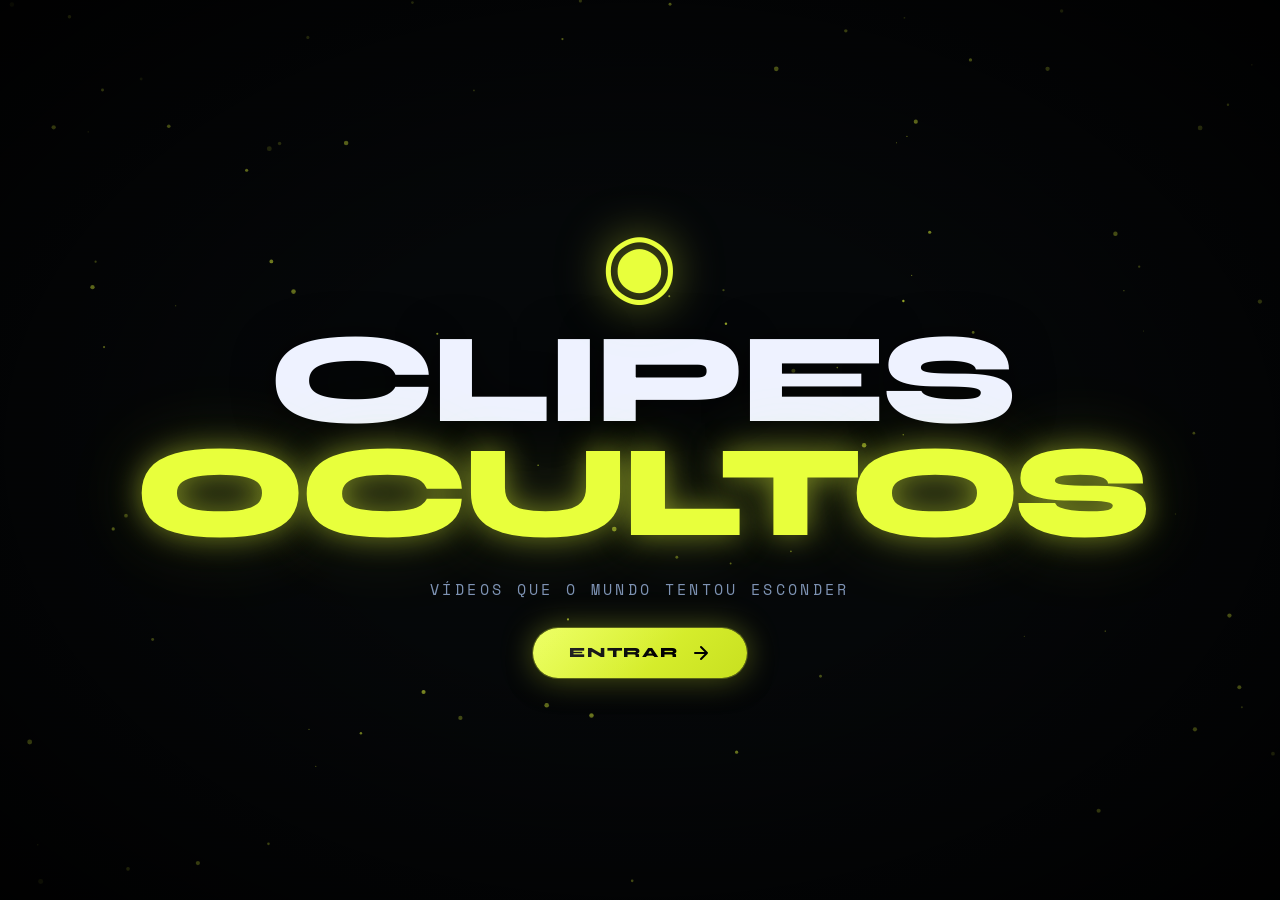
<file: index.html>
<!DOCTYPE html>
<html lang="pt-BR">
<head>
  <meta charset="UTF-8" />
  <meta name="viewport" content="width=device-width, initial-scale=1.0" />
  <title>Clipes Ocultos — Vídeos que Você Nunca Viu</title>
  <meta name="description" content="Descubra vídeos raros, curiosos e surpreendentes. Clipes Ocultos traz o que as grandes plataformas escondem." />
  <link rel="preconnect" href="https://fonts.googleapis.com" />
  <link rel="preconnect" href="https://fonts.gstatic.com" crossorigin />
  <link href="https://fonts.googleapis.com/css2?family=Syne:wght@400;600;700;800&family=Space+Mono:ital,wght@0,400;0,700;1,400&display=swap" rel="stylesheet" />
  <link rel="stylesheet" href="css/style.css" />
</head>
<body>

  <div id="intro">
    <canvas id="intro-canvas"></canvas>
    <div class="intro-content">
      <div class="intro-logo">
        <span class="eye-icon">◉</span>
        <h1 class="intro-title">CLIPES<br/><em>OCULTOS</em></h1>
      </div>
      <p class="intro-sub">Vídeos que o mundo tentou esconder</p>
      <button id="enter-btn" class="btn-enter" aria-label="Entrar no site">
        <span>ENTRAR</span>
        <svg width="20" height="20" viewBox="0 0 20 20" fill="none"><path d="M4 10h12M10 4l6 6-6 6" stroke="currentColor" stroke-width="2" stroke-linecap="round" stroke-linejoin="round"/></svg>
      </button>
    </div>
    <div class="intro-scanlines"></div>
    <div class="intro-vignette"></div>
  </div>

  <div id="main-site" class="hidden">

    <nav id="navbar">
      <div class="nav-container">
        <a href="#" class="nav-logo">
          <span class="eye-icon-sm">◉</span>
          <span>CLIPES <strong>OCULTOS</strong></span>
        </a>
        <div class="nav-links">
          <a href="#inicio">Início</a>
          <a href="#categorias">Categorias</a>
          <a href="#em-alta">Em Alta</a>
          <a href="#recentes">Recentes</a>
          <a href="#sobre">Sobre</a>
        </div>
        <button class="nav-search-btn" id="searchToggle" aria-label="Buscar vídeos">
          <svg width="20" height="20" viewBox="0 0 20 20" fill="none"><circle cx="9" cy="9" r="6" stroke="currentColor" stroke-width="1.8"/><path d="M13.5 13.5L17 17" stroke="currentColor" stroke-width="1.8" stroke-linecap="round"/></svg>
        </button>
        <button class="hamburger" id="hamburger" aria-label="Abrir menu de navegação">
          <span></span><span></span><span></span>
        </button>
      </div>
      <div class="search-bar" id="searchBar">
        <input type="text" placeholder="Buscar vídeos, temas, categorias…" id="searchInput" aria-label="Campo de busca" />
        <button id="searchClose" aria-label="Fechar barra de busca">✕</button>
      </div>
    </nav>

    <div class="mobile-menu" id="mobileMenu">
      <a href="#inicio" class="mob-link">Início</a>
      <a href="#categorias" class="mob-link">Categorias</a>
      <a href="#em-alta" class="mob-link">Em Alta</a>
      <a href="#recentes" class="mob-link">Recentes</a>
      <a href="#sobre" class="mob-link">Sobre</a>
    </div>

    <section id="inicio" class="hero">
      <canvas id="hero-canvas"></canvas>
      <div class="hero-content">
        <div class="hero-badge">
          <span class="badge-dot"></span>
          NOVO CONTEÚDO TODA SEMANA
        </div>
        <h2 class="hero-title">
          Vídeos que<br/>
          <span class="glitch" data-text="Ninguém">Ninguém</span><br/>
          Mostrou
        </h2>
        <p class="hero-desc">Coleção curada de clipes raros, curiosidades visuais e momentos únicos que as grandes plataformas ocultam dos algoritmos.</p>
        <div class="hero-actions">
          <a href="#em-alta" class="btn-primary">Ver Em Alta</a>
          <a href="#categorias" class="btn-ghost">Explorar Categorias</a>
        </div>
        <div class="hero-stats">
          <div class="stat"><strong id="count-videos">0</strong><span>Vídeos</span></div>
          <div class="stat-divider"></div>
          <div class="stat"><strong id="count-views">0</strong><span>Visualizações</span></div>
          <div class="stat-divider"></div>
          <div class="stat"><strong id="count-cats">0</strong><span>Categorias</span></div>
        </div>
      </div>
      <div class="hero-visual">
        <div class="tv-frame">
          <button class="tv-screen" id="heroFeaturedBtn" aria-label="Assistir clipe em destaque" style="cursor:pointer; border:none; padding:0; width:100%; display:block;">
            <div class="tv-noise" id="tvNoise"></div>
            <div class="featured-video-placeholder">
              <div class="play-glow">
                <svg width="40" height="40" viewBox="0 0 40 40" fill="none"><polygon points="14,10 34,20 14,30" fill="currentColor"/></svg>
              </div>
              <p id="heroFeaturedTitle">CLIPE EM DESTAQUE</p>
            </div>
          </button>
          <div class="tv-base"></div>
          <div class="tv-leg tv-leg-l"></div>
          <div class="tv-leg tv-leg-r"></div>
        </div>
      </div>
    </section>

    <div class="ticker-wrap">
      <div class="ticker-track" id="tickerTrack">
        <span>◉ CLIPES OCULTOS</span>
        <span>· DOCUMENTÁRIOS RAROS ·</span>
        <span>CÂMERAS ESCONDIDAS</span>
        <span>· MOMENTOS ÚNICOS ·</span>
        <span>ARQUIVOS SECRETOS</span>
        <span>· CONTEÚDO EXCLUSIVO ·</span>
        <span>REGISTRO HISTÓRICO</span>
        <span>· CURADORIA INDEPENDENTE ·</span>

        <span>◉ CLIPES OCULTOS</span>
        <span>· DOCUMENTÁRIOS RAROS ·</span>
        <span>CÂMERAS ESCONDIDAS</span>
        <span>· MOMENTOS ÚNICOS ·</span>
        <span>ARQUIVOS SECRETOS</span>
        <span>· CONTEÚDO EXCLUSIVO ·</span>
        <span>REGISTRO HISTÓRICO</span>
        <span>· CURADORIA INDEPENDENTE ·</span>

        <span>◉ CLIPES OCULTOS</span>
        <span>· DOCUMENTÁRIOS RAROS ·</span>
        <span>CÂMERAS ESCONDIDAS</span>
        <span>· MOMENTOS ÚNICOS ·</span>
        <span>ARQUIVOS SECRETOS</span>
        <span>· CONTEÚDO EXCLUSIVO ·</span>
        <span>REGISTRO HISTÓRICO</span>
        <span>· CURADORIA INDEPENDENTE ·</span>
      </div>
    </div>

    <section id="categorias" class="section categories-section">
      <div class="container">
        <div class="section-header">
          <span class="section-tag">Explorar</span>
          <h2 class="section-title">Categorias</h2>
          <p class="section-desc">Mergulhe em mundos que poucos conhecem</p>
        </div>
        <div class="categories-grid" id="categoriesGrid"></div>
      </div>
    </section>

    <section id="em-alta" class="section trending-section">
      <div class="container">
        <div class="section-header">
          <span class="section-tag">Trending</span>
          <h2 class="section-title">Em Alta</h2>
          <p class="section-desc">Os clipes mais assistidos desta semana</p>
        </div>
        <div class="videos-grid" id="trendingGrid"></div>
        <p class="empty-state hidden" id="trendingEmpty">Nenhum vídeo encontrado para essa busca.</p>
      </div>
    </section>

    <section id="recentes" class="section recents-section">
      <div class="container">
        <div class="section-header">
          <span class="section-tag">Novo</span>
          <h2 class="section-title">Adicionados Recentemente</h2>
          <p class="section-desc">Fique por dentro do que acabou de chegar</p>
        </div>
        <div class="recents-list" id="recentsList"></div>
        <p class="empty-state hidden" id="recentsEmpty">Nenhum vídeo encontrado para essa busca.</p>
        <div class="load-more-wrap" id="loadMoreWrap">
          <button class="btn-load-more" id="loadMore">Carregar Mais Vídeos</button>
        </div>
      </div>
    </section>

    <section class="newsletter-section">
      <div class="container">
        <div class="newsletter-box">
          <div class="nl-eye">◉</div>
          <h2>Não Perca Nenhum Clipe</h2>
          <p>Receba alertas quando novos vídeos forem publicados. Sem spam, só conteúdo que realmente vale.</p>
          <div class="nl-form">
            <input type="email" placeholder="seu@email.com" id="nlEmail" aria-label="E-mail para inscrição" />
            <button class="btn-nl" id="nlBtn">Inscrever</button>
          </div>
          <p class="nl-note" id="nlNote"></p>
        </div>
      </div>
    </section>

    <section id="sobre" class="section about-section">
      <div class="container">
        <div class="about-grid">
          <div class="about-visual">
            <div class="about-3d-card">
              <div class="card-inner">
                <div class="card-face card-front">
                  <span class="big-eye">◉</span>
                  <p>CLIPES<br/><strong>OCULTOS</strong></p>
                </div>
                <div class="card-face card-back">
                  <p>Conteúdo<br/>que o mundo<br/>tentou esconder</p>
                </div>
              </div>
            </div>
          </div>
          <div class="about-text">
            <span class="section-tag">Manifesto</span>
            <h2 class="section-title">Sobre o Projeto</h2>
            <p>Clipes Ocultos nasceu da necessidade de preservar e compartilhar vídeos que os algoritmos das grandes plataformas deliberadamente enterram.</p>
            <p>Aqui não há patrocinadores, não há agenda corporativa. Apenas curadoria honesta de conteúdo que merece ser visto.</p>
            <div class="about-values">
              <div class="value-item">
                <span>◉</span>
                <div><strong>Independência</strong><p>Sem influência editorial externa</p></div>
              </div>
              <div class="value-item">
                <span>◉</span>
                <div><strong>Autenticidade</strong><p>Apenas vídeos verificados e originais</p></div>
              </div>
              <div class="value-item">
                <span>◉</span>
                <div><strong>Transparência</strong><p>Fontes sempre identificadas</p></div>
              </div>
            </div>
          </div>
        </div>
      </div>
    </section>

    <footer class="footer">
      <div class="container">
        <div class="footer-grid">
          <div class="footer-brand">
            <a href="#" class="nav-logo">
              <span class="eye-icon-sm">◉</span>
              <span>CLIPES <strong>OCULTOS</strong></span>
            </a>
            <p>Preservando o que o mundo tenta apagar.</p>
          </div>
          <div class="footer-links">
            <h4>Navegação</h4>
            <a href="#inicio">Início</a>
            <a href="#categorias">Categorias</a>
            <a href="#em-alta">Em Alta</a>
            <a href="#recentes">Recentes</a>
            <a href="#sobre">Sobre</a>
          </div>
          <div class="footer-links">
            <h4>Legal</h4>
            <a href="legal.html?tab=privacidade">Política de Privacidade</a>
            <a href="legal.html?tab=termos">Termos de Uso</a>
            <a href="legal.html?tab=dmca">DMCA</a>
            <a href="#">Contato</a>
          </div>
          <div class="footer-social">
            <h4>Seguir</h4>
            <div class="social-icons">
              <a href="#" aria-label="Acessar canal do YouTube" class="social-link">▶</a>
              <a href="#" aria-label="Acessar grupo do Telegram" class="social-link">✈</a>
              <a href="#" aria-label="Acessar perfil do Instagram" class="social-link">◈</a>
              <a href="#" aria-label="Acessar perfil do Twitter X" class="social-link">✕</a>
            </div>
          </div>
        </div>
        <div class="footer-bottom">
          <p>© <span id="copyYear">2026</span> Clipes Ocultos · Todos os direitos reservados.</p>
          <p class="footer-credit">Feito com 👁️ no Brasil</p>
        </div>
      </div>
    </footer>

  </div>

  <div id="videoModal" class="modal hidden" style="overflow-y: auto; -webkit-overflow-scrolling: touch;">
    <div class="modal-backdrop" id="modalBackdrop"></div>
    <div class="modal-content">
      <button class="modal-close" id="modalClose" aria-label="Fechar janela de vídeo">✕</button>

      <div class="modal-player">
        <video id="playerVideoMP4" width="100%" height="100%" controls autoplay muted playsinline preload="metadata"></video>
        <div class="player-toolbar">
          <div class="player-toolbar-group hidden" id="qualityGroup">
            <label for="qualitySelect">Qualidade</label>
            <select id="qualitySelect" aria-label="Selecionar qualidade do vídeo"></select>
          </div>
          <button id="btnFullscreen" class="btn-fullscreen" aria-label="Tela cheia" title="Tela cheia">
            <svg width="16" height="16" viewBox="0 0 24 24" fill="none" stroke="currentColor" stroke-width="2.2" stroke-linecap="round" stroke-linejoin="round">
              <path d="M8 3H5a2 2 0 0 0-2 2v3M16 3h3a2 2 0 0 1 2 2v3M21 16v3a2 2 0 0 1-2 2h-3M3 16v3a2 2 0 0 0 2 2h3"/>
            </svg>
            <span>Tela cheia</span>
          </button>
        </div>
      </div>

      <div class="modal-video-details">
        <h3 id="modalVideoTitle">Título do Vídeo</h3>

        <div class="video-realtime-bar">
          <button id="btnLike" class="premium-like-btn" aria-label="Curtir este vídeo" aria-pressed="false">
            <svg class="heart-icon" width="18" height="18" viewBox="0 0 24 24" fill="none" stroke="currentColor" stroke-width="2.5">
              <path d="M20.84 4.61a5.5 5.5 0 0 0-7.78 0L12 5.67l-1.06-1.06a5.5 5.5 0 0 0-7.78 7.78l1.06 1.06L12 21.23l7.78-7.78 1.06-1.06a5.5 5.5 0 0 0 0-7.78z"></path>
            </svg>
            <span class="like-text">Curtir</span>
            <span class="like-divider"></span>
            <span id="countLikes" class="like-count">0</span>
          </button>

          <button id="btnDislike" class="premium-dislike-btn" aria-label="Não gostar deste vídeo" aria-pressed="false" style="margin-left: 10px;">
            <svg class="dislike-icon" width="18" height="18" viewBox="0 0 24 24" fill="none" stroke="currentColor" stroke-width="2.5" style="transform: rotate(180deg);">
              <path d="M20.84 4.61a5.5 5.5 0 0 0-7.78 0L12 5.67l-1.06-1.06a5.5 5.5 0 0 0-7.78 7.78l1.06 1.06L12 21.23l7.78-7.78 1.06-1.06a5.5 5.5 0 0 0 0-7.78z"></path>
            </svg>
            <span class="dislike-text">Descurtir</span>
            <span class="like-divider"></span>
            <span id="countDislikes" class="like-count">0</span>
          </button>

          <div class="premium-stats-group">
            <span class="premium-stat-item">
              <svg width="16" height="16" viewBox="0 0 24 24" fill="none" stroke="currentColor" stroke-width="2">
                <path d="M1 12s4-8 11-8 11 8 11 8-4 8-11 8-11-8-11-8z"></path>
                <circle cx="12" cy="12" r="3"></circle>
              </svg>
              <span>Views: <strong id="totalVideoViews">0</strong></span>
            </span>

            <span class="premium-stat-item" id="publishDateChip" title="">
              <svg width="16" height="16" viewBox="0 0 24 24" fill="none" stroke="currentColor" stroke-width="2">
                <rect x="3" y="4" width="18" height="18" rx="2"></rect>
                <path d="M16 2v4M8 2v4M3 10h18"></path>
              </svg>
              <span id="publishDateText">—</span>
            </span>
          </div>
        </div>

        <div class="comments-section">
          <h4>Comentários da Comunidade</h4>
          <p class="comments-hint">Comente sem precisar de login. Os comentários ficam salvos neste navegador.</p>

          <div class="comment-form">
            <input type="text" id="commentUser" placeholder="Seu nome" aria-label="Seu nome" maxlength="40">
            <input type="text" id="commentText" placeholder="Escreva seu comentário..." aria-label="Texto do comentário" maxlength="400">
            <button id="btnSendComment" aria-label="Enviar comentário">Enviar</button>
          </div>

          <div id="commentsContainer"></div>
        </div>
      </div>

    </div>
  </div>

  <button id="scrollTop" class="scroll-top hidden" aria-label="Voltar para o topo da página">↑</button>

  <script type="module" src="js/main.js"></script>
</body>
</html>
</file>
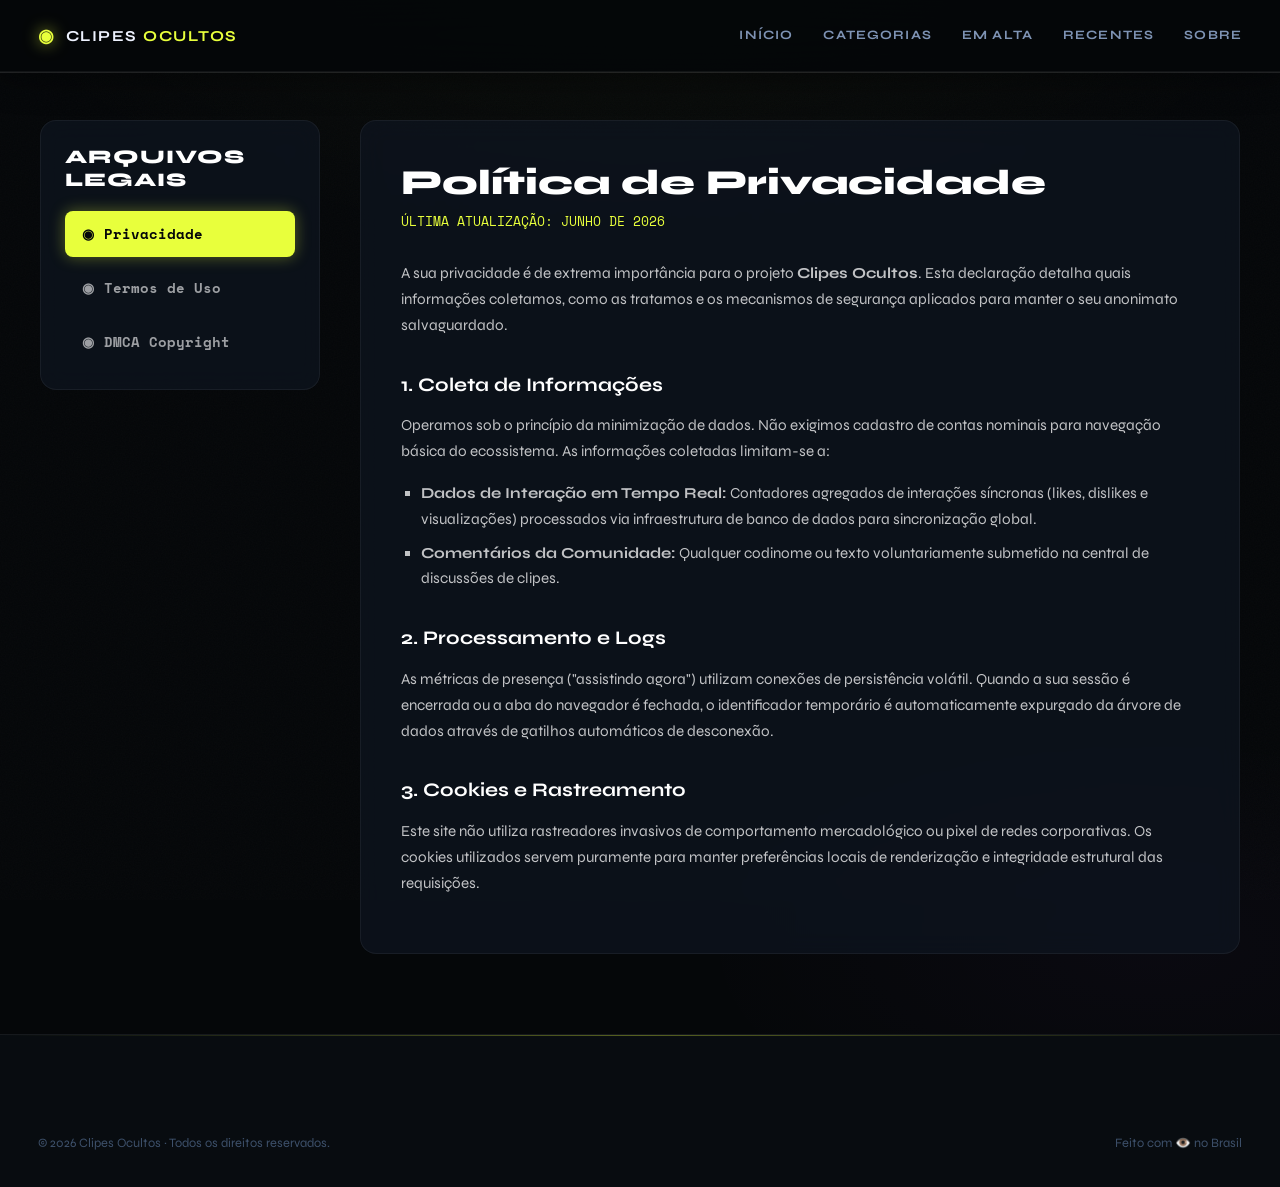
<file: legal.html>
<!DOCTYPE html>
<html lang="pt-BR">
<head>
  <meta charset="UTF-8" />
  <meta name="viewport" content="width=device-width, initial-scale=1.0" />
  <title>Documentos Legais — Clipes Ocultos</title>
  <meta name="robots" content="noindex, follow" />
  <link rel="preconnect" href="https://fonts.googleapis.com" />
  <link rel="preconnect" href="https://fonts.gstatic.com" crossorigin />
  <link href="https://fonts.googleapis.com/css2?family=Syne:wght@400;600;700;800&family=Space+Mono:ital,wght@0,400;0,700;1,400&display=swap" rel="stylesheet" />
  <link rel="stylesheet" href="css/style.css" />
  <style>
    /* Estilos específicos e robustos para a área Legal — Blindados contra Zoom */
    .legal-wrapper {
      padding: 120px 20px 80px 20px;
      min-height: 100vh;
      display: flex;
      justify-content: center;
    }
    .legal-container {
      width: 100%;
      max-width: 1200px;
      display: grid;
      grid-template-columns: 280px 1fr;
      gap: 40px;
      box-sizing: border-box;
    }
    .legal-sidebar {
      position: sticky;
      top: 100px;
      height: fit-content;
      background: var(--glass, rgba(14, 21, 32, 0.72));
      backdrop-filter: blur(12px);
      -webkit-backdrop-filter: blur(12px);
      border: 1px solid var(--border, rgba(255, 255, 255, 0.055));
      border-radius: 16px;
      padding: 24px;
    }
    .legal-sidebar h2 {
      font-family: 'Syne', sans-serif;
      font-size: 1.2rem;
      font-weight: 800;
      color: #ffffff;
      margin-bottom: 20px;
      letter-spacing: 1px;
    }
    .legal-nav {
      display: flex;
      flex-direction: column;
      gap: 8px;
    }
    .legal-tab-btn {
      background: transparent;
      border: 1px solid transparent;
      color: rgba(255, 255, 255, 0.6);
      padding: 12px 16px;
      text-align: left;
      font-family: 'Space Mono', monospace;
      font-size: 0.85rem;
      font-weight: 700;
      border-radius: 8px;
      cursor: pointer;
      transition: all 0.3s ease;
      display: flex;
      align-items: center;
      gap: 10px;
    }
    .legal-tab-btn:hover {
      color: #ffffff;
      background: rgba(255, 255, 255, 0.03);
    }
    .legal-tab-btn.active {
      color: var(--bg);
      background: var(--accent, #e8ff3c);
      box-shadow: 0 0 15px var(--accent-glow, rgba(232, 255, 60, 0.35));
    }
    .legal-content-box {
      background: var(--glass, rgba(14, 21, 32, 0.72));
      backdrop-filter: blur(12px);
      -webkit-backdrop-filter: blur(12px);
      border: 1px solid var(--border, rgba(255, 255, 255, 0.055));
      border-radius: 16px;
      padding: 40px;
      box-sizing: border-box;
    }
    .legal-tab-content {
      display: none;
      animation: fadeInLegal 0.4s ease forwards;
    }
    .legal-tab-content.active {
      display: block;
    }
    .legal-tab-content h1 {
      font-family: 'Syne', sans-serif;
      font-size: 2.2rem;
      font-weight: 800;
      color: #ffffff;
      margin-bottom: 8px;
    }
    .legal-date {
      font-family: 'Space Mono', monospace;
      font-size: 0.8rem;
      color: var(--accent, #e8ff3c);
      margin-bottom: 30px;
      display: block;
    }
    .legal-text {
      color: rgba(255, 255, 255, 0.75);
      font-size: 0.95rem;
      line-height: 1.7;
    }
    .legal-text h3 {
      font-family: 'Syne', sans-serif;
      color: #ffffff;
      font-size: 1.2rem;
      margin-top: 30px;
      margin-bottom: 12px;
      font-weight: 700;
    }
    .legal-text p {
      margin-bottom: 16px;
    }
    .legal-text ul {
      margin-left: 20px;
      margin-bottom: 16px;
      list-style-type: square;
    }
    .legal-text li {
      margin-bottom: 8px;
    }
    .highlight-box {
      background: rgba(255, 255, 255, 0.02);
      border-left: 3px solid var(--accent2, #ff3c6e);
      padding: 20px;
      border-radius: 0 8px 8px 0;
      margin: 24px 0;
    }
    @keyframes fadeInLegal {
      from { opacity: 0; transform: translateY(10px); }
      to { opacity: 1; transform: translateY(0); }
    }
    @media (max-width: 768px) {
      .legal-container { grid-template-columns: 1fr; gap: 20px; }
      .legal-sidebar { position: static; width: 100%; }
      .legal-content-box { padding: 24px; }
      .legal-tab-content h1 { font-size: 1.7rem; }
    }
  </style>
</head>
<body>

  <div id="main-site">
    <nav id="navbar" class="scrolled">
      <div class="nav-container">
        <a href="index.html" class="nav-logo">
          <span class="eye-icon-sm">◉</span>
          <span>CLIPES <strong>OCULTOS</strong></span>
        </a>
        <div class="nav-links">
          <a href="index.html#inicio">Início</a>
          <a href="index.html#categorias">Categorias</a>
          <a href="index.html#em-alta">Em Alta</a>
          <a href="index.html#recentes">Recentes</a>
          <a href="index.html#sobre">Sobre</a>
        </div>
      </div>
    </nav>

    <main class="legal-wrapper">
      <div class="legal-container">
        
        <aside class="legal-sidebar">
          <h2>ARQUIVOS LEGAIS</h2>
          <nav class="legal-nav">
            <button class="legal-tab-btn active" data-tab="privacidade"><span>◉</span> Privacidade</button>
            <button class="legal-tab-btn" data-tab="termos"><span>◉</span> Termos de Uso</button>
            <button class="legal-tab-btn" data-tab="dmca"><span>◉</span> DMCA Copyright</button>
          </nav>
        </aside>

        <article class="legal-content-box">
          
          <div class="legal-tab-content active" id="privacidade">
            <h1>Política de Privacidade</h1>
            <span class="legal-date">ÚLTIMA ATUALIZAÇÃO: JUNHO DE 2026</span>
            <div class="legal-text">
              <p>A sua privacidade é de extrema importância para o projeto <strong>Clipes Ocultos</strong>. Esta declaração detalha quais informações coletamos, como as tratamos e os mecanismos de segurança aplicados para manter o seu anonimato salvaguardado.</p>
              
              <h3>1. Coleta de Informações</h3>
              <p>Operamos sob o princípio da minimização de dados. Não exigimos cadastro de contas nominais para navegação básica do ecossistema. As informações coletadas limitam-se a:</p>
              <ul>
                <li><strong>Dados de Interação em Tempo Real:</strong> Contadores agregados de interações síncronas (likes, dislikes e visualizações) processados via infraestrutura de banco de dados para sincronização global.</li>
                <li><strong>Comentários da Comunidade:</strong> Qualquer codinome ou texto voluntariamente submetido na central de discussões de clipes.</li>
              </ul>

              <h3>2. Processamento e Logs</h3>
              <p>As métricas de presença ("assistindo agora") utilizam conexões de persistência volátil. Quando a sua sessão é encerrada ou a aba do navegador é fechada, o identificador temporário é automaticamente expurgado da árvore de dados através de gatilhos automáticos de desconexão.</p>

              <h3>3. Cookies e Rastreamento</h3>
              <p>Este site não utiliza rastreadores invasivos de comportamento mercadológico ou pixel de redes corporativas. Os cookies utilizados servem puramente para manter preferências locais de renderização e integridade estrutural das requisições.</p>
            </div>
          </div>

          <div class="legal-tab-content" id="termos">
            <h1>Termos de Uso</h1>
            <span class="legal-date">ÚLTIMA ATUALIZAÇÃO: JUNHO DE 2026</span>
            <div class="legal-text">
              <p>Ao adentrar e consumir o acervo disponibilizado pelo <strong>Clipes Ocultos</strong>, você concorda e submete-se de forma integral às cláusulas operacionais dispostas nestes Termos de Uso.</p>
              
              <h3>1. Natureza do Serviço</h3>
              <p>O Clipes Ocultos funciona como uma plataforma de indexação, catálogo, arquivo histórico e curadoria independente de arquivos multimídia dispersos ou ocultados da rede mundial. O acesso é estritamente pessoal, recreativo e de cunho documental.</p>

              <div class="highlight-box">
                <strong>Aviso de Isenção de Responsabilidade:</strong> O conteúdo apresentado reflete gravações raras, registros de radioamadores, feeds interceptados e curiosidades visuais. O projeto não valida, endossa ou assume responsabilidade pelas teorias ou veracidade dos fatos expressos nos vídeos de terceiros.
              </div>

              <h3>2. Conduta de Comunicação</h3>
              <p>Ao utilizar o formulário de comentários acoplado aos players, é expressamente proibido:</p>
              <ul>
                <li>Injetar scripts maliciosos, payloads estruturados (XSS) ou tentativas de engenharia reversa nas conexões do banco de dados.</li>
                <li>Propagar spambots, links afiliados ou publicidade não autorizada.</li>
              </ul>

              <h3>3. Modificações de Infraestrutura</h3>
              <p>Reservamo-nos o direito de alterar, suspender ou descontinuar qualquer repositório de vídeo ou recurso dinâmico sem aviso prévio, visando a segurança da integridade do sistema.</p>
            </div>
          </div>

          <div class="legal-tab-content" id="dmca">
            <h1>Política de DMCA e Copyright</h1>
            <span class="legal-date">ÚLTIMA ATUALIZAÇÃO: JUNHO DE 2026</span>
            <div class="legal-text">
              <p>O projeto <strong>Clipes Ocultos</strong> respeita rigorosamente a propriedade intelectual e opera em conformidade com as diretrizes do <em>Digital Millennium Copyright Act</em> ("DMCA") e legislações correlatas de direitos autorais.</p>
              
              <h3>1. Notificação de Infração</h3>
              <p>Se você for o detentor legal de direitos autorais ou o representante legal de um material catalogado em nossa curadoria e deseja solicitar a remoção do índice, envie uma contra-notificação formal contendo:</p>
              <ul>
                <li>Assinatura física ou eletrônica da pessoa autorizada a agir em nome do proprietário do direito autoral exclusivo.</li>
                <li>Identificação precisa do link ou identificador do vídeo (ex: Código v1, v2) que alega estar sendo infringido.</li>
                <li>Informações de contato direto, incluindo endereço eletrônico (e-mail) válido.</li>
              </ul>

              <h3>2. Procedimento de Remoção</h3>
              <p>Após o recebimento e validação de uma notificação legítima de infração, o protocolo do projeto determina a remoção imediata e a exclusão permanente das referências de arquivo nos nossos servidores de dados em um prazo máximo de 48 horas.</p>

              <h3>3. Canal de Contato Directo</h3>
              <p>Para o envio de requisições relativas a direitos autorais, utilize o e-mail de conformidade técnica: <em style="color: var(--accent2);">dmca@clipesocultos-premium.com</em>.</p>
            </div>
          </div>

        </article>

      </div>
    </main>

    <footer class="footer">
      <div class="container">
        <div class="footer-bottom">
          <p>© <span id="copyYear">2026</span> Clipes Ocultos · Todos os direitos reservados.</p>
          <p class="footer-credit">Feito com 👁️ no Brasil</p>
        </div>
      </div>
    </footer>
  </div>

 <script>
    document.addEventListener('DOMContentLoaded', () => {
      const tabs = document.querySelectorAll('.legal-tab-btn');
      const contents = document.querySelectorAll('.legal-tab-content');

      // 1. Função base para alternar as abas visualmente
      function switchTab(targetTabId) {
        if (!targetTabId) return;
        
        const targetButton = document.querySelector(`.legal-tab-btn[data-tab="${targetTabId}"]`);
        const targetContent = document.getElementById(targetTabId);

        if (targetButton && targetContent) {
          // Remove classes ativas de todos
          tabs.forEach(t => t.classList.remove('active'));
          contents.forEach(c => c.classList.remove('active'));

          // Adiciona à aba correta
          targetButton.classList.add('active');
          targetContent.classList.add('active');
        }
      }

      // 2. Função para ler o parâmetro '?tab=' da URL atual
      function checkUrlParams() {
        const urlParams = new URLSearchParams(window.location.search);
        const tabParam = urlParams.get('tab');
        
        if (tabParam) {
          switchTab(tabParam);
          // Rola suavemente até a caixa de texto para dar foco visual
          setTimeout(() => {
            document.querySelector('.legal-content-box')?.scrollIntoView({ behavior: 'smooth' });
          }, 100);
        } else {
          // Caso não tenha parâmetro na URL, força a aba privacidade como padrão
          switchTab('privacidade');
        }
      }

      // 3. Escuta os cliques manuais nos botões da barra lateral (Navegação local)
      tabs.forEach(tab => {
        tab.addEventListener('click', () => {
          const targetTab = tab.getAttribute('data-tab');
          switchTab(targetTab);

          // Atualiza a barra de endereço sem dar F5
          const newUrl = window.location.protocol + "//" + window.location.host + window.location.pathname + '?tab=' + targetTab;
          window.history.pushState({ path: newUrl }, '', newUrl);

          if (window.innerWidth <= 768) {
            document.querySelector('.legal-content-box')?.scrollIntoView({ behavior: 'smooth' });
          }
        });
      });

      // 4. Intercepta cliques caso o usuário clique nos links do rodapé estando JÁ DENTRO da legal.html
      document.body.addEventListener('click', (e) => {
        const anchor = e.target.closest('a');
        if (anchor && anchor.getAttribute('href') && anchor.getAttribute('href').includes('legal.html?tab=')) {
          const urlTarget = new URL(anchor.href);
          const tabParam = urlTarget.searchParams.get('tab');
          
          if (tabParam) {
            switchTab(tabParam);
            document.querySelector('.legal-content-box')?.scrollIntoView({ behavior: 'smooth' });
          }
        }
      });

      // 5. CORREÇÃO CRUCIAL: Executa a checagem imediatamente ao carregar a página
      checkUrlParams();

      // 6. Mantém o ano do rodapé sempre atualizado
      const copyYearEl = document.getElementById('copyYear');
      if (copyYearEl) copyYearEl.textContent = String(new Date().getFullYear());
    });
  </script>
</body>
</html>
</file>
<file: css/style.css>
/* ══════════════════════════════════════════════════════
   CLIPES OCULTOS — PREMIUM CSS v2
   Dark luxury · Glassmorphism · 3D depth · Micro-motion
══════════════════════════════════════════════════════ */

/* ── DESIGN TOKENS ── */
:root {
  /* Palette */
  --bg:        #050709;
  --bg2:       #080c10;
  --bg3:       #0c1018;
  --surface:   #0e1520;
  --surface2:  #131e2e;
  --surface3:  #192538;
  --glass:     rgba(14,21,32,0.72);
  --glass2:    rgba(19,30,46,0.55);

  /* Borders */
  --border:    rgba(255,255,255,0.055);
  --border2:   rgba(255,255,255,0.11);
  --border3:   rgba(232,255,60,0.22);

  /* Accent palette */
  --accent:    #e8ff3c;
  --accent-dim: rgba(232,255,60,0.08);
  --accent-glow: rgba(232,255,60,0.35);
  --accent2:   #ff3c6e;
  --accent3:   #3cffdc;
  --accent4:   #a855f7;   /* violet — new premium pop */

  /* Text */
  --text:      #eef2ff;
  --text2:     #7e93b4;
  --text3:     #3d506a;
  --text4:     #c4cfe8;

  /* Typography */
  --font-display: 'Syne', sans-serif;
  --font-mono:    'Space Mono', monospace;

  /* Geometry */
  --radius:    16px;
  --radius-sm: 8px;
  --radius-xs: 4px;

  /* Nav */
  --nav-h: 72px;

  /* Motion */
  --ease:  cubic-bezier(0.4, 0, 0.2, 1);
  --ease-bounce: cubic-bezier(0.34, 1.56, 0.64, 1);
  --t:     0.28s;
}

/* ── RESET ── */
*, *::before, *::after { box-sizing: border-box; margin: 0; padding: 0; }
html { scroll-behavior: smooth; -webkit-font-smoothing: antialiased; }
body {
  background: var(--bg);
  color: var(--text);
  font-family: var(--font-display);
  overflow-x: hidden;
  cursor: default;
  /* Subtle radial ambient on body */
  background-image:
    radial-gradient(ellipse 80vw 60vh at 50% -10%, rgba(232,255,60,0.04) 0%, transparent 70%),
    radial-gradient(ellipse 60vw 40vh at 90% 80%, rgba(168,85,247,0.03) 0%, transparent 60%);
}
a { color: inherit; text-decoration: none; }
img { display: block; max-width: 100%; }
button { cursor: pointer; border: none; background: none; font-family: inherit; }

/* ── UTILITY ── */
.hidden { display: none !important; }
.container { max-width: 1260px; margin: 0 auto; padding: 0 28px; }

/* ── SCROLLBAR ── */
::-webkit-scrollbar { width: 3px; }
::-webkit-scrollbar-track { background: var(--bg); }
::-webkit-scrollbar-thumb {
  background: linear-gradient(180deg, var(--accent), var(--accent4));
  border-radius: 3px;
}

/* ── SELECTION ── */
::selection { background: rgba(232,255,60,0.25); color: #fff; }

/* ════════════════════════════════════════════════════
   NOISE OVERLAY (site-wide texture)
════════════════════════════════════════════════════ */
body::before {
  content: '';
  position: fixed;
  inset: 0;
  z-index: 0;
  pointer-events: none;
  opacity: 0.025;
  background-image: url("data:image/svg+xml,%3Csvg xmlns='http://www.w3.org/2000/svg' width='300' height='300'%3E%3Cfilter id='n'%3E%3CfeTurbulence type='fractalNoise' baseFrequency='0.75' numOctaves='4' stitchTiles='stitch'/%3E%3C/filter%3E%3Crect width='300' height='300' filter='url(%23n)' opacity='1'/%3E%3C/svg%3E");
  background-size: 300px 300px;
}

/* ════════════════════════════════════════════════════
   INTRO SCREEN
════════════════════════════════════════════════════ */
#intro {
  position: fixed;
  inset: 0;
  z-index: 9999;
  background: #02030a;
  display: flex;
  align-items: center;
  justify-content: center;
  overflow: hidden;
  transition: opacity 1s var(--ease), transform 1s var(--ease);
}
#intro.fade-out {
  opacity: 0;
  transform: scale(1.06);
  pointer-events: none;
}
#intro-canvas {
  position: absolute;
  inset: 0;
  width: 100%; height: 100%;
}

.intro-content {
  position: relative;
  z-index: 2;
  text-align: center;
  display: flex;
  flex-direction: column;
  align-items: center;
  gap: 28px;
  animation: introReveal 1.4s var(--ease) 0.4s both;
}
@keyframes introReveal {
  from { opacity: 0; transform: translateY(40px) scale(0.97); }
  to   { opacity: 1; transform: translateY(0)   scale(1); }
}

.intro-logo {
  display: flex;
  flex-direction: column;
  align-items: center;
  gap: 14px;
}
.eye-icon {
  font-size: clamp(3.2rem, 8vw, 5.5rem);
  color: var(--accent);
  animation: eyePulse 3.5s var(--ease) infinite;
  display: block;
  line-height: 1;
  filter: drop-shadow(0 0 24px rgba(232,255,60,0.55));
}
@keyframes eyePulse {
  0%,100% { transform: scale(1)    rotateY(0deg);   opacity: 1; }
  40%      { transform: scale(1.1) rotateY(10deg);  opacity: 0.75; }
  80%      { transform: scale(0.95) rotateY(-5deg); opacity: 0.9; }
}

.intro-title {
  font-size: clamp(3.2rem, 10vw, 8rem);
  font-weight: 900;
  line-height: 0.88;
  letter-spacing: -0.04em;
  color: var(--text);
  text-shadow: 0 2px 40px rgba(0,0,0,0.6);
}
.intro-title em {
  font-style: normal;
  color: var(--accent);
  -webkit-text-stroke: 2px var(--accent);
  text-shadow:
    0 0 30px rgba(232,255,60,0.5),
    0 0 80px rgba(232,255,60,0.2);
}
.intro-sub {
  font-family: var(--font-mono);
  font-size: clamp(0.7rem, 1.8vw, 0.95rem);
  color: var(--text2);
  letter-spacing: 0.22em;
  text-transform: uppercase;
}

/* Intro Enter Button — premium pill */
.btn-enter {
  display: inline-flex;
  align-items: center;
  gap: 12px;
  padding: 15px 36px;
  background: linear-gradient(135deg, var(--accent) 0%, #c8e020 100%);
  color: #000;
  font-family: var(--font-display);
  font-weight: 800;
  font-size: 0.88rem;
  letter-spacing: 0.14em;
  text-transform: uppercase;
  border-radius: 999px;
  transition: all 0.3s var(--ease-bounce);
  box-shadow:
    0 0 0 1px rgba(232,255,60,0.25),
    0 0 32px rgba(232,255,60,0.35),
    0 8px 24px rgba(0,0,0,0.5);
  position: relative;
  overflow: hidden;
}
.btn-enter::before {
  content: '';
  position: absolute;
  inset: 0;
  background: linear-gradient(135deg, rgba(255,255,255,0.22), transparent 60%);
  border-radius: inherit;
}
.btn-enter:hover {
  transform: scale(1.07) translateY(-2px);
  box-shadow:
    0 0 0 1px rgba(232,255,60,0.5),
    0 0 56px rgba(232,255,60,0.55),
    0 16px 40px rgba(0,0,0,0.5);
}

/* Scan lines & vignette */
.intro-scanlines {
  position: absolute; inset: 0;
  background: repeating-linear-gradient(
    0deg,
    transparent,
    transparent 2px,
    rgba(0,0,0,0.06) 2px,
    rgba(0,0,0,0.06) 4px
  );
  pointer-events: none;
  z-index: 1;
}
.intro-vignette {
  position: absolute; inset: 0;
  background: radial-gradient(ellipse at center, transparent 35%, rgba(0,0,0,0.92) 100%);
  pointer-events: none;
  z-index: 1;
}

/* ════════════════════════════════════════════════════
   NAVBAR
════════════════════════════════════════════════════ */
#navbar {
  position: fixed;
  top: 0; left: 0; right: 0;
  z-index: 1000;
  height: var(--nav-h);
  background: rgba(5,7,9,0.7);
  backdrop-filter: blur(24px) saturate(140%);
  -webkit-backdrop-filter: blur(24px) saturate(140%);
  border-bottom: 1px solid var(--border);
  transition: background var(--t) var(--ease), box-shadow var(--t) var(--ease);
}
#navbar.scrolled {
  background: rgba(5,7,9,0.92);
  box-shadow: 0 1px 0 var(--border2), 0 8px 32px rgba(0,0,0,0.4);
}
.nav-container {
  max-width: 1260px;
  margin: 0 auto;
  padding: 0 28px;
  height: 100%;
  display: flex;
  align-items: center;
  gap: 44px;
}
.nav-logo {
  display: flex;
  align-items: center;
  gap: 10px;
  font-size: 0.95rem;
  font-weight: 700;
  letter-spacing: 0.1em;
  text-transform: uppercase;
  white-space: nowrap;
}
.eye-icon-sm {
  color: var(--accent);
  font-size: 1.15rem;
  filter: drop-shadow(0 0 8px rgba(232,255,60,0.6));
}
.nav-logo strong { color: var(--accent); }

.nav-links {
  display: flex;
  gap: 30px;
  margin-left: auto;
}
.nav-links a {
  font-size: 0.8rem;
  font-weight: 700;
  letter-spacing: 0.09em;
  text-transform: uppercase;
  color: var(--text2);
  transition: color var(--t);
  position: relative;
  padding-bottom: 2px;
}
.nav-links a::after {
  content: '';
  position: absolute;
  bottom: -2px; left: 0; right: 100%;
  height: 1.5px;
  background: linear-gradient(90deg, var(--accent), var(--accent3));
  transition: right 0.35s var(--ease);
  border-radius: 1px;
}
.nav-links a:hover { color: var(--text); }
.nav-links a:hover::after { right: 0; }

.nav-search-btn {
  color: var(--text2);
  padding: 8px;
  border-radius: var(--radius-sm);
  transition: color var(--t), background var(--t);
}
.nav-search-btn:hover { color: var(--accent); background: var(--accent-dim); }

/* Hamburger */
.hamburger {
  display: none;
  flex-direction: column;
  gap: 5px;
  padding: 8px;
  margin-left: auto;
}
.hamburger span {
  display: block;
  width: 22px; height: 2px;
  background: var(--text);
  border-radius: 2px;
  transition: all 0.3s var(--ease);
}
.hamburger.open span:nth-child(1) { transform: translateY(7px) rotate(45deg); }
.hamburger.open span:nth-child(2) { opacity: 0; }
.hamburger.open span:nth-child(3) { transform: translateY(-7px) rotate(-45deg); }

/* Search bar */
.search-bar {
  position: absolute;
  top: var(--nav-h); left: 0; right: 0;
  background: var(--bg2);
  border-bottom: 1px solid var(--border2);
  display: flex;
  align-items: center;
  padding: 0 28px;
  height: 0;
  overflow: hidden;
  transition: height 0.32s var(--ease);
}
.search-bar.open,
.search-bar.active { height: 58px; }
.search-bar input {
  flex: 1;
  background: none; border: none; outline: none;
  color: var(--text);
  font-family: var(--font-display);
  font-size: 1rem;
  padding: 12px 0;
}
.search-bar input::placeholder { color: var(--text3); }
#searchClose { color: var(--text2); font-size: 1rem; padding: 8px; }

/* Mobile menu */
.mobile-menu {
  position: fixed;
  top: var(--nav-h); left: 0; right: 0;
  background: rgba(8,12,16,0.97);
  backdrop-filter: blur(20px);
  border-bottom: 1px solid var(--border);
  z-index: 999;
  max-height: 0;
  overflow: hidden;
  transition: max-height 0.42s var(--ease), padding 0.3s;
}
.mobile-menu.open { max-height: 340px; padding: 16px 0; }
.mob-link {
  display: block;
  padding: 15px 28px;
  font-size: 0.95rem;
  font-weight: 600;
  letter-spacing: 0.07em;
  text-transform: uppercase;
  color: var(--text2);
  transition: color var(--t), background var(--t), padding-left var(--t);
  border-left: 2px solid transparent;
}
.mob-link:hover {
  color: var(--accent);
  background: var(--accent-dim);
  padding-left: 36px;
  border-left-color: var(--accent);
}

/* ════════════════════════════════════════════════════
   HERO
════════════════════════════════════════════════════ */
.hero {
  position: relative;
  min-height: 100vh;
  padding-top: var(--nav-h);
  display: flex;
  align-items: center;
  overflow: hidden;
}
/* Hero ambient glow blobs */
.hero::before,
.hero::after {
  content: '';
  position: absolute;
  border-radius: 50%;
  filter: blur(80px);
  pointer-events: none;
  z-index: 0;
}
.hero::before {
  width: 600px; height: 600px;
  background: radial-gradient(circle, rgba(232,255,60,0.06), transparent 70%);
  top: -100px; left: -150px;
}
.hero::after {
  width: 500px; height: 500px;
  background: radial-gradient(circle, rgba(168,85,247,0.06), transparent 70%);
  bottom: -80px; right: -100px;
}

#hero-canvas {
  position: absolute; inset: 0;
  width: 100%; height: 100%;
  pointer-events: none;
}
.hero-content {
  position: relative;
  z-index: 2;
  flex: 1;
  max-width: 620px;
  padding: 80px 0 80px 5vw;
  display: flex;
  flex-direction: column;
  gap: 26px;
}

/* Hero badge */
.hero-badge {
  display: inline-flex;
  align-items: center;
  gap: 8px;
  padding: 6px 16px;
  background: rgba(232,255,60,0.08);
  border: 1px solid rgba(232,255,60,0.28);
  border-radius: 999px;
  font-family: var(--font-mono);
  font-size: 0.68rem;
  color: var(--accent);
  letter-spacing: 0.14em;
  text-transform: uppercase;
  width: fit-content;
  box-shadow: 0 0 16px rgba(232,255,60,0.1), inset 0 1px 0 rgba(255,255,255,0.06);
}
.badge-dot {
  width: 6px; height: 6px;
  background: var(--accent);
  border-radius: 50%;
  box-shadow: 0 0 6px var(--accent);
  animation: pulse 1.8s ease-in-out infinite;
}
@keyframes pulse {
  0%,100% { opacity: 1; transform: scale(1); box-shadow: 0 0 6px var(--accent); }
  50%      { opacity: 0.4; transform: scale(0.65); box-shadow: 0 0 2px var(--accent); }
}

.hero-title {
  font-size: clamp(3rem, 6vw, 6rem);
  font-weight: 900;
  line-height: 0.95;
  letter-spacing: -0.04em;
}

/* GLITCH Effect */
.glitch {
  position: relative;
  color: var(--accent);
  display: inline-block;
  filter: drop-shadow(0 0 18px rgba(232,255,60,0.4));
}
.glitch::before,
.glitch::after {
  content: attr(data-text);
  position: absolute;
  top: 0; left: 0;
  width: 100%;
}
.glitch::before {
  color: var(--accent2);
  animation: glitch1 4s infinite;
}
.glitch::after {
  color: var(--accent3);
  animation: glitch2 4s infinite;
}
@keyframes glitch1 {
  0%,93%,97%,100% { clip-path: none; transform: none; opacity: 0; }
  93.5%  { clip-path: polygon(0 18%,100% 18%,100% 38%,0 38%); transform: translate(-4px,0); opacity: 1; }
  95%    { clip-path: polygon(0 58%,100% 58%,100% 78%,0 78%); transform: translate(4px,0); opacity: 1; }
}
@keyframes glitch2 {
  0%,95%,99%,100% { clip-path: none; transform: none; opacity: 0; }
  96%  { clip-path: polygon(0 42%,100% 42%,100% 54%,0 54%); transform: translate(5px,0); opacity: 1; }
  97.5%{ clip-path: polygon(0 8%,100% 8%,100% 24%,0 24%);  transform: translate(-3px,0); opacity: 1; }
}

.hero-desc {
  font-size: 1.05rem;
  color: var(--text2);
  line-height: 1.75;
  max-width: 500px;
}

/* CTA Buttons */
.hero-actions { display: flex; gap: 14px; flex-wrap: wrap; }

.btn-primary {
  padding: 15px 32px;
  background: linear-gradient(135deg, var(--accent) 0%, #c8e020 100%);
  color: #000;
  font-weight: 800;
  font-size: 0.85rem;
  letter-spacing: 0.1em;
  text-transform: uppercase;
  border-radius: 999px;
  transition: all 0.3s var(--ease-bounce);
  box-shadow: 0 0 24px rgba(232,255,60,0.3), 0 4px 16px rgba(0,0,0,0.4);
  position: relative;
  overflow: hidden;
}
.btn-primary::before {
  content: '';
  position: absolute; inset: 0;
  background: linear-gradient(135deg, rgba(255,255,255,0.2), transparent 55%);
  border-radius: inherit;
}
.btn-primary:hover {
  transform: translateY(-3px) scale(1.04);
  box-shadow: 0 0 48px rgba(232,255,60,0.5), 0 12px 32px rgba(0,0,0,0.4);
}

.btn-ghost {
  padding: 15px 32px;
  border: 1px solid var(--border2);
  color: var(--text2);
  font-weight: 700;
  font-size: 0.85rem;
  letter-spacing: 0.1em;
  text-transform: uppercase;
  border-radius: 999px;
  transition: all 0.28s var(--ease);
  backdrop-filter: blur(8px);
}
.btn-ghost:hover {
  border-color: var(--accent);
  color: var(--accent);
  background: rgba(232,255,60,0.06);
  transform: translateY(-2px);
  box-shadow: 0 0 20px rgba(232,255,60,0.12);
}

/* Hero stats */
.hero-stats {
  display: flex;
  align-items: center;
  gap: 22px;
  margin-top: 4px;
}
.stat { display: flex; flex-direction: column; gap: 3px; }
.stat strong {
  font-size: 1.6rem;
  font-weight: 900;
  color: var(--accent);
  line-height: 1;
  filter: drop-shadow(0 0 10px rgba(232,255,60,0.4));
}
.stat span {
  font-family: var(--font-mono);
  font-size: 0.65rem;
  color: var(--text3);
  letter-spacing: 0.12em;
  text-transform: uppercase;
}
.stat-divider {
  width: 1px; height: 40px;
  background: linear-gradient(180deg, transparent, var(--border2), transparent);
}

/* ── TV / HERO VISUAL ── */
.hero-visual {
  flex: 1;
  display: flex;
  justify-content: center;
  align-items: center;
  position: relative;
  z-index: 2;
  padding: 80px 5vw 80px 0;
}

/* 3D TV Frame */
.tv-frame {
  position: relative;
  width: min(400px, 44vw);
  transform-style: preserve-3d;
  perspective: 1200px;
  animation: tvFloat 7s ease-in-out infinite;
  filter: drop-shadow(0 40px 80px rgba(0,0,0,0.7));
}
@keyframes tvFloat {
  0%,100% { transform: translateY(0px)   rotateY(-10deg) rotateX(4deg); }
  35%      { transform: translateY(-20px) rotateY(10deg)  rotateX(-3deg); }
  70%      { transform: translateY(-8px)  rotateY(-4deg)  rotateX(6deg); }
}

.tv-screen {
  background: #000;
  border-radius: 10px;
  aspect-ratio: 4/3;
  overflow: hidden;
  border: 7px solid #1c2838;
  box-shadow:
    0 0 0 1px #263345,
    0 0 0 3px rgba(14,21,32,0.9),
    0 0 80px rgba(232,255,60,0.15),
    inset 0 0 30px rgba(0,0,0,0.6),
    /* 3D edge highlight */
    inset 1px 1px 0 rgba(255,255,255,0.06);
  position: relative;
}
/* Screen glare */
.tv-screen::after {
  content: '';
  position: absolute;
  top: 0; left: 0; right: 0;
  height: 40%;
  background: linear-gradient(180deg, rgba(255,255,255,0.04), transparent);
  pointer-events: none;
  z-index: 5;
  border-radius: 3px 3px 50% 50%;
}

.tv-noise {
  position: absolute; inset: 0;
  background-image: url("data:image/svg+xml,%3Csvg xmlns='http://www.w3.org/2000/svg' width='200' height='200'%3E%3Cfilter id='n'%3E%3CfeTurbulence type='fractalNoise' baseFrequency='0.9' numOctaves='4' stitchTiles='stitch'/%3E%3C/filter%3E%3Crect width='200' height='200' filter='url(%23n)' opacity='0.07'/%3E%3C/svg%3E");
  background-size: 200px 200px;
  animation: noiseAnim 0.12s steps(1) infinite;
  pointer-events: none;
  mix-blend-mode: screen;
  z-index: 4;
}
@keyframes noiseAnim {
  0%   { background-position: 0   0; }
  25%  { background-position: 100px 50px; }
  50%  { background-position: 50px 150px; }
  75%  { background-position: 150px 100px; }
  100% { background-position: 0 0; }
}
.featured-video-placeholder {
  position: absolute; inset: 0;
  display: flex;
  flex-direction: column;
  align-items: center;
  justify-content: center;
  gap: 14px;
  background: linear-gradient(145deg, #0a1220, #0e1e36, #0a1528);
  z-index: 2;
}
.featured-video-placeholder p {
  font-family: var(--font-mono);
  font-size: 0.6rem;
  color: var(--text3);
  letter-spacing: 0.22em;
  text-transform: uppercase;
}
.play-glow {
  width: 68px; height: 68px;
  background: rgba(232,255,60,0.1);
  border: 1px solid rgba(232,255,60,0.45);
  border-radius: 50%;
  display: flex;
  align-items: center;
  justify-content: center;
  color: var(--accent);
  animation: glowPulse 2.5s ease-in-out infinite;
  position: relative;
}
.play-glow::before {
  content: '';
  position: absolute;
  inset: -6px;
  border-radius: 50%;
  border: 1px solid rgba(232,255,60,0.12);
  animation: glowPulse 2.5s ease-in-out infinite 0.4s;
}
@keyframes glowPulse {
  0%,100% { box-shadow: 0 0 20px rgba(232,255,60,0.25); }
  50%      { box-shadow: 0 0 60px rgba(232,255,60,0.55), 0 0 100px rgba(232,255,60,0.15); }
}

/* TV body */
.tv-base {
  height: 18px;
  background: linear-gradient(180deg, #1c2838, #161e2c);
  border-radius: 0 0 6px 6px;
  margin: 0 18px;
  box-shadow: 0 4px 12px rgba(0,0,0,0.5);
}
.tv-leg {
  position: absolute;
  bottom: -32px;
  width: 9px; height: 32px;
  background: linear-gradient(180deg, #1c2838, #111820);
  border-radius: 0 0 5px 5px;
}
.tv-leg-l { left: 28%; }
.tv-leg-r { right: 28%; }

/* ════════════════════════════════════════════════════
   TICKER (Corrigido: Sem tremores e velocidade lenta)
════════════════════════════════════════════════════ */
.ticker-wrap {
  overflow: hidden;
  background: linear-gradient(90deg, var(--accent) 0%, #c8e020 50%, var(--accent) 100%);
  padding: 11px 0;
  border-top: 1px solid rgba(0,0,0,0.15);
  position: relative;
  width: 100%;
}
.ticker-wrap::before,
.ticker-wrap::after {
  content: '';
  position: absolute;
  top: 0; bottom: 0;
  width: 80px;
  z-index: 2;
  pointer-events: none;
}
.ticker-wrap::before { left: 0; background: linear-gradient(90deg, var(--accent), transparent); }
.ticker-wrap::after  { right: 0; background: linear-gradient(-90deg, var(--accent), transparent); } /* Ajustado para manter a transição invisível nas pontas */

.ticker-track {
  display: flex;
  white-space: nowrap;
  width: max-content;
  /* Aumentamos o tempo para 45s para passar de forma lenta e luxuosa. */
  animation: tickerFixed 45s linear infinite; 
  will-change: transform; /* Força o navegador a preparar estabilização de movimento */
}
.ticker-track span {
  font-family: var(--font-mono);
  font-size: 0.75rem;
  font-weight: 700;
  color: #000;
  letter-spacing: 0.12em;
  text-transform: uppercase;
  padding: 0 22px; /* Transferido o gap para paddings laterais, garantindo tamanho de bloco idêntico */
}

/* Animação usando aceleração de hardware 3D (Z-axis em 0) para remover qualquer tremor visual */
@keyframes tickerFixed {
  0% {
    transform: translate3d(0, 0, 0);
  }
  100% {
    transform: translate3d(-33.333%, 0, 0); /* Move perfeitamente com base nas repetições do HTML */
  }
}
/* ════════════════════════════════════════════════════
   SECTIONS
════════════════════════════════════════════════════ */
.section { padding: 110px 0; }
.section-header {
  text-align: center;
  margin-bottom: 60px;
  display: flex;
  flex-direction: column;
  align-items: center;
  gap: 14px;
}
.section-tag {
  font-family: var(--font-mono);
  font-size: 0.68rem;
  letter-spacing: 0.22em;
  text-transform: uppercase;
  color: var(--accent);
  padding: 5px 14px;
  border: 1px solid rgba(232,255,60,0.28);
  border-radius: 999px;
  background: rgba(232,255,60,0.06);
  box-shadow: 0 0 12px rgba(232,255,60,0.08), inset 0 1px 0 rgba(255,255,255,0.05);
}
.section-title {
  font-size: clamp(2rem, 4vw, 3.2rem);
  font-weight: 900;
  letter-spacing: -0.03em;
  line-height: 1.05;
}
.section-desc {
  color: var(--text2);
  max-width: 460px;
  text-align: center;
  line-height: 1.7;
  font-size: 0.97rem;
}

/* ── CATEGORIES ── */
.categories-section { background: var(--bg2); }
.categories-grid {
  display: grid;
  grid-template-columns: repeat(3, 1fr);
  gap: 18px;
}
.cat-card {
  background: var(--surface);
  border: 1px solid var(--border);
  border-radius: var(--radius);
  padding: 34px 26px;
  display: flex;
  flex-direction: column;
  gap: 11px;
  transition: transform 0.32s var(--ease-bounce), border-color var(--t), box-shadow var(--t);
  cursor: pointer;
  position: relative;
  overflow: hidden;
  /* Glass inner */
  backdrop-filter: blur(4px);
}
/* Shimmer line on top */
.cat-card::after {
  content: '';
  position: absolute;
  top: 0; left: 0; right: 0;
  height: 1px;
  opacity: 0;
  transition: opacity var(--t);
}
.cat-c1::after { background: linear-gradient(90deg, transparent, rgba(232,255,60,0.7), transparent); }
.cat-c2::after { background: linear-gradient(90deg, transparent, rgba(255,60,110,0.7), transparent); }
.cat-c3::after { background: linear-gradient(90deg, transparent, rgba(60,255,220,0.7), transparent); }
.cat-c4::after { background: linear-gradient(90deg, transparent, rgba(168,85,247,0.7), transparent); }
.cat-c5::after { background: linear-gradient(90deg, transparent, rgba(255,160,40,0.7), transparent); }
.cat-c6::after { background: linear-gradient(90deg, transparent, rgba(40,200,255,0.7), transparent); }

.cat-card::before {
  content: '';
  position: absolute; inset: 0;
  opacity: 0;
  transition: opacity 0.35s;
}
.cat-c1::before { background: linear-gradient(135deg, rgba(232,255,60,0.07), transparent 60%); }
.cat-c2::before { background: linear-gradient(135deg, rgba(255,60,110,0.07), transparent 60%); }
.cat-c3::before { background: linear-gradient(135deg, rgba(60,255,220,0.07), transparent 60%); }
.cat-c4::before { background: linear-gradient(135deg, rgba(168,85,247,0.07), transparent 60%); }
.cat-c5::before { background: linear-gradient(135deg, rgba(255,160,40,0.07), transparent 60%); }
.cat-c6::before { background: linear-gradient(135deg, rgba(40,200,255,0.07), transparent 60%); }

.cat-card:hover {
  transform: translateY(-6px) scale(1.01);
  border-color: var(--border2);
  box-shadow: 0 24px 56px rgba(0,0,0,0.45);
}
.cat-card:hover::before { opacity: 1; }
.cat-card:hover::after  { opacity: 1; }

.cat-icon {
  font-size: 2.1rem;
  display: block;
  transition: transform 0.3s var(--ease-bounce);
}
.cat-card:hover .cat-icon { transform: scale(1.15) rotate(-5deg); }
.cat-card h3 { font-size: 1.1rem; font-weight: 800; letter-spacing: -0.01em; }
.cat-card p  { font-size: 0.86rem; color: var(--text2); line-height: 1.55; flex: 1; }
.cat-count {
  font-family: var(--font-mono);
  font-size: 0.68rem;
  color: var(--accent);
  margin-top: auto;
  letter-spacing: 0.1em;
}

/* ── TRENDING / VIDEOS ── */
.trending-section { background: var(--bg); }
.videos-grid {
  display: grid;
  grid-template-columns: 2fr 1fr 1fr;
  grid-template-rows: auto auto;
  gap: 18px;
}
.featured-card { grid-row: 1 / 3; }
.video-card {
  background: var(--surface);
  border: 1px solid var(--border);
  border-radius: var(--radius);
  overflow: hidden;
  transition: transform 0.32s var(--ease-bounce), border-color var(--t), box-shadow var(--t);
  cursor: pointer;
  position: relative;
}
.video-card::before {
  content: '';
  position: absolute;
  top: 0; left: 0; right: 0;
  height: 1px;
  background: linear-gradient(90deg, transparent, rgba(232,255,60,0.4), transparent);
  opacity: 0;
  transition: opacity var(--t);
  z-index: 2;
}
.video-card:hover {
  transform: translateY(-6px);
  border-color: var(--border2);
  box-shadow: 0 24px 64px rgba(0,0,0,0.5);
}
.video-card:hover::before { opacity: 1; }

.video-thumb {
  position: relative;
  aspect-ratio: 16/9;
  overflow: hidden;
}
.thumb-placeholder {
  width: 100%; height: 100%;
  transition: transform 0.5s var(--ease);
}
.video-card:hover .thumb-placeholder { transform: scale(1.08); }

/* Thumb gradients */
.tp1  { background: linear-gradient(145deg, #1a0a2e, #0e1a4a); }
.tp2  { background: linear-gradient(145deg, #1a1a0a, #2e1a00); }
.tp3  { background: linear-gradient(145deg, #0a1a1a, #003030); }
.tp4  { background: linear-gradient(145deg, #1a0a0a, #3a0a0a); }
.tp5  { background: linear-gradient(145deg, #0a1a0a, #001a20); }
.tp6  { background: linear-gradient(145deg, #10080a, #2a0a20); }
.tp7  { background: linear-gradient(145deg, #081010, #002030); }
.tp8  { background: linear-gradient(145deg, #101810, #001828); }
.tp9  { background: linear-gradient(145deg, #180808, #280018); }
.tp10 { background: linear-gradient(145deg, #080818, #001028); }
.tp11 { background: linear-gradient(145deg, #080a08, #001800); }

.video-overlay {
  position: absolute; inset: 0;
  background: rgba(0,0,0,0);
  display: flex;
  align-items: center;
  justify-content: center;
  transition: background 0.3s;
}
.video-card:hover .video-overlay { background: rgba(0,0,0,0.35); }

.play-btn {
  width: 54px; height: 54px;
  background: rgba(232,255,60,0.92);
  border-radius: 50%;
  display: flex;
  align-items: center;
  justify-content: center;
  opacity: 0;
  transform: scale(0.7);
  transition: opacity 0.25s, transform 0.3s var(--ease-bounce);
  color: #000;
  box-shadow: 0 0 24px rgba(232,255,60,0.5);
}
.video-card:hover .play-btn { opacity: 1; transform: scale(1); }

.video-duration {
  position: absolute;
  bottom: 8px; right: 8px;
  background: rgba(0,0,0,0.82);
  font-family: var(--font-mono);
  font-size: 0.68rem;
  color: #fff;
  padding: 3px 7px;
  border-radius: var(--radius-xs);
  backdrop-filter: blur(4px);
}
.trending-badge {
  position: absolute;
  top: 10px; left: 10px;
  background: linear-gradient(135deg, var(--accent), #c8e020);
  color: #000;
  font-weight: 900;
  font-family: var(--font-mono);
  font-size: 0.68rem;
  padding: 3px 9px;
  border-radius: var(--radius-xs);
  letter-spacing: 0.07em;
  box-shadow: 0 0 14px rgba(232,255,60,0.45);
}
.video-info { padding: 18px 20px 20px; }
.video-cat {
  font-family: var(--font-mono);
  font-size: 0.65rem;
  color: var(--accent);
  letter-spacing: 0.14em;
  text-transform: uppercase;
}
.video-title {
  font-size: 1rem;
  font-weight: 800;
  margin: 8px 0;
  line-height: 1.3;
  letter-spacing: -0.01em;
}
.featured-card .video-title { font-size: 1.35rem; }
.video-desc {
  font-size: 0.86rem;
  color: var(--text2);
  line-height: 1.65;
  margin-bottom: 12px;
}
.video-meta {
  display: flex;
  gap: 6px;
  font-family: var(--font-mono);
  font-size: 0.68rem;
  color: var(--text3);
}

/* ── RECENTS ── */
.recents-section { background: var(--bg2); }
.recents-list { display: flex; flex-direction: column; gap: 14px; }
.recent-item {
  display: flex;
  gap: 0;
  background: var(--surface);
  border: 1px solid var(--border);
  border-radius: var(--radius);
  overflow: hidden;
  transition: transform 0.28s var(--ease), border-color var(--t), box-shadow var(--t);
  cursor: pointer;
}
.recent-item:hover {
  border-color: var(--border2);
  transform: translateX(6px);
  box-shadow: -6px 0 0 rgba(232,255,60,0.3), 0 8px 32px rgba(0,0,0,0.35);
}
/* Accent left bar on hover */
.recent-item::before {
  content: '';
  width: 3px;
  flex-shrink: 0;
  background: linear-gradient(180deg, var(--accent), var(--accent3));
  opacity: 0;
  transition: opacity var(--t);
}
.recent-item:hover::before { opacity: 1; }

.recent-thumb {
  position: relative;
  width: 200px;
  min-width: 200px;
  aspect-ratio: 16/9;
  overflow: hidden;
  align-self: stretch;
}
.recent-thumb .thumb-placeholder { width: 100%; height: 100%; }
.recent-thumb .video-duration { position: absolute; bottom: 6px; right: 6px; }

.recent-info {
  padding: 18px 20px 18px;
  flex: 1;
  display: flex;
  flex-direction: column;
  gap: 6px;
}
.recent-info h3 { font-size: 0.98rem; font-weight: 800; letter-spacing: -0.01em; }
.recent-info p  { font-size: 0.83rem; color: var(--text2); line-height: 1.55; }

.load-more-wrap { display: flex; justify-content: center; margin-top: 44px; }
.btn-load-more {
  padding: 14px 40px;
  border: 1px solid var(--border2);
  color: var(--text2);
  font-family: var(--font-display);
  font-size: 0.84rem;
  font-weight: 700;
  letter-spacing: 0.1em;
  text-transform: uppercase;
  border-radius: 999px;
  transition: all 0.28s var(--ease);
  backdrop-filter: blur(8px);
}
.btn-load-more:hover {
  border-color: var(--accent);
  color: var(--accent);
  background: rgba(232,255,60,0.05);
  transform: translateY(-2px);
  box-shadow: 0 0 20px rgba(232,255,60,0.12);
}

/* ── NEWSLETTER ── */
.newsletter-section {
  padding: 88px 0;
  background:
    linear-gradient(135deg, #08101e 0%, #06090f 50%, #0d1220 100%);
  border-top: 1px solid var(--border);
  border-bottom: 1px solid var(--border);
  position: relative;
  overflow: hidden;
}
.newsletter-section::before {
  content: '';
  position: absolute;
  inset: 0;
  background:
    radial-gradient(ellipse 70% 80% at 50% 50%, rgba(232,255,60,0.04), transparent 70%),
    radial-gradient(ellipse 40% 60% at 80% 20%, rgba(168,85,247,0.03), transparent 60%);
  pointer-events: none;
}
.newsletter-box {
  position: relative;
  max-width: 620px;
  margin: 0 auto;
  text-align: center;
  display: flex;
  flex-direction: column;
  align-items: center;
  gap: 22px;
}
.nl-eye {
  font-size: 3.2rem;
  color: var(--accent);
  animation: eyePulse 3s ease-in-out infinite;
  filter: drop-shadow(0 0 20px rgba(232,255,60,0.5));
}
.newsletter-box h2 {
  font-size: 2.1rem;
  font-weight: 900;
  letter-spacing: -0.03em;
  line-height: 1.1;
}
.newsletter-box p { color: var(--text2); line-height: 1.65; font-size: 0.97rem; }

.nl-form {
  display: flex;
  gap: 0;
  width: 100%;
  max-width: 460px;
  border-radius: 999px;
  overflow: hidden;
  border: 1px solid var(--border2);
  background: var(--surface);
  box-shadow: 0 0 32px rgba(0,0,0,0.4), inset 0 1px 0 rgba(255,255,255,0.05);
  transition: border-color var(--t), box-shadow var(--t);
}
.nl-form:focus-within {
  border-color: var(--accent);
  box-shadow: 0 0 0 3px rgba(232,255,60,0.12);
}
.nl-form input {
  flex: 1;
  background: transparent;
  border: none;
  padding: 15px 22px;
  color: var(--text);
  font-family: var(--font-display);
  font-size: 0.9rem;
  outline: none;
}
.nl-form input::placeholder { color: var(--text3); }
.btn-nl {
  background: linear-gradient(135deg, var(--accent), #c8e020);
  color: #000;
  font-family: var(--font-display);
  font-weight: 800;
  font-size: 0.82rem;
  letter-spacing: 0.1em;
  text-transform: uppercase;
  padding: 15px 24px;
  border-radius: 999px;
  margin: 4px;
  transition: all 0.25s var(--ease-bounce);
  box-shadow: 0 0 16px rgba(232,255,60,0.25);
}
.btn-nl:hover {
  background: linear-gradient(135deg, #f0ff60, var(--accent));
  transform: scale(1.04);
  box-shadow: 0 0 28px rgba(232,255,60,0.45);
}
.nl-note { font-size: 0.8rem; color: var(--accent); height: 1.1rem; }

/* ── ABOUT ── */
.about-section { background: var(--bg); }
.about-grid {
  display: grid;
  grid-template-columns: 1fr 1.5fr;
  gap: 88px;
  align-items: center;
}

/* 3D FLIP CARD — premium */
.about-3d-card {
  width: 300px; height: 380px;
  perspective: 1000px;
  margin: 0 auto;
}
.card-inner {
  width: 100%; height: 100%;
  position: relative;
  transform-style: preserve-3d;
  transition: transform 0.9s cubic-bezier(0.4,0,0.2,1);
}
.about-3d-card:hover .card-inner { transform: rotateY(180deg); }
.card-face {
  position: absolute; inset: 0;
  backface-visibility: hidden;
  -webkit-backface-visibility: hidden;
  border-radius: var(--radius);
  display: flex;
  flex-direction: column;
  align-items: center;
  justify-content: center;
  gap: 18px;
  padding: 44px;
}
.card-front {
  background: linear-gradient(145deg, var(--surface), var(--surface2), var(--surface3));
  border: 1px solid var(--border2);
  box-shadow:
    0 0 0 1px rgba(255,255,255,0.04),
    0 32px 64px rgba(0,0,0,0.5),
    inset 0 1px 0 rgba(255,255,255,0.08);
}
.card-back {
  background: linear-gradient(145deg, #0f1200, #1a2200, #0d1800);
  border: 1px solid rgba(232,255,60,0.3);
  transform: rotateY(180deg);
  box-shadow:
    0 0 0 1px rgba(232,255,60,0.08),
    0 0 48px rgba(232,255,60,0.1),
    0 32px 64px rgba(0,0,0,0.5);
}
.big-eye {
  font-size: 4.2rem;
  color: var(--accent);
  display: block;
  filter: drop-shadow(0 0 18px rgba(232,255,60,0.5));
}
.card-front p {
  font-size: 1.45rem;
  font-weight: 900;
  text-align: center;
  letter-spacing: 0.04em;
  text-transform: uppercase;
  line-height: 1.2;
}
.card-front strong { color: var(--accent); }
.card-back p {
  font-size: 1.2rem;
  font-weight: 700;
  text-align: center;
  line-height: 1.5;
  color: var(--accent);
  text-shadow: 0 0 20px rgba(232,255,60,0.4);
}

.about-text { display: flex; flex-direction: column; gap: 22px; }
.about-text p { color: var(--text2); line-height: 1.75; font-size: 0.97rem; }
.about-values { display: flex; flex-direction: column; gap: 20px; margin-top: 8px; }
.value-item {
  display: flex;
  gap: 16px;
  align-items: flex-start;
  padding: 16px 20px;
  background: var(--surface);
  border: 1px solid var(--border);
  border-radius: var(--radius-sm);
  transition: border-color var(--t), transform var(--t);
}
.value-item:hover {
  border-color: var(--border3);
  transform: translateX(4px);
}
.value-item > span {
  color: var(--accent);
  font-size: 1.2rem;
  flex-shrink: 0;
  margin-top: 2px;
  filter: drop-shadow(0 0 6px rgba(232,255,60,0.4));
}
.value-item strong { display: block; font-size: 0.94rem; font-weight: 800; margin-bottom: 4px; }
.value-item p { font-size: 0.83rem; color: var(--text3); margin: 0; line-height: 1.5; }

/* ── FOOTER ── */
.footer {
  background: var(--bg2);
  border-top: 1px solid var(--border);
  padding: 72px 0 36px;
  position: relative;
}
.footer::before {
  content: '';
  position: absolute;
  top: 0; left: 0; right: 0;
  height: 1px;
  background: linear-gradient(90deg, transparent, rgba(232,255,60,0.35), transparent);
}
.footer-grid {
  display: grid;
  grid-template-columns: 2fr 1fr 1fr 1fr;
  gap: 44px;
  padding-bottom: 52px;
  border-bottom: 1px solid var(--border);
}
.footer-brand p {
  margin-top: 14px;
  font-size: 0.86rem;
  color: var(--text3);
  line-height: 1.65;
}
.footer-links h4,
.footer-social h4 {
  font-size: 0.72rem;
  font-weight: 800;
  letter-spacing: 0.16em;
  text-transform: uppercase;
  color: var(--text3);
  margin-bottom: 18px;
}
.footer-links a {
  display: block;
  margin-bottom: 11px;
  font-size: 0.86rem;
  color: var(--text2);
  transition: color var(--t), padding-left var(--t);
}
.footer-links a:hover { color: var(--accent); padding-left: 5px; }

.social-icons { display: flex; gap: 10px; flex-wrap: wrap; }
.social-link {
  width: 40px; height: 40px;
  background: var(--surface);
  border: 1px solid var(--border);
  border-radius: var(--radius-sm);
  display: flex;
  align-items: center;
  justify-content: center;
  font-size: 0.85rem;
  color: var(--text2);
  transition: all 0.25s var(--ease-bounce);
}
.social-link:hover {
  border-color: var(--accent);
  color: var(--accent);
  background: rgba(232,255,60,0.07);
  transform: translateY(-3px) scale(1.05);
  box-shadow: 0 0 14px rgba(232,255,60,0.2);
}

.footer-bottom {
  display: flex;
  justify-content: space-between;
  align-items: center;
  padding-top: 28px;
  flex-wrap: wrap;
  gap: 12px;
}
.footer-bottom p { font-size: 0.8rem; color: var(--text3); }
.footer-credit { color: var(--text3); }

/* ── MODAL ── */
.modal {
  position: fixed; inset: 0;
  z-index: 2000;
  display: flex;
  align-items: center;
  justify-content: center;
  padding: 20px;
}
.modal-backdrop {
  position: absolute; inset: 0;
  background: rgba(0,0,0,0.88);
  backdrop-filter: blur(12px);
}
.modal-content {
  position: relative;
  z-index: 1;
  width: 100%;
  max-width: 920px;
  background: var(--surface);
  border: 1px solid var(--border2);
  border-radius: var(--radius);
  overflow: hidden;
  animation: modalIn 0.35s var(--ease);
  box-shadow:
    0 0 0 1px rgba(255,255,255,0.05),
    0 32px 80px rgba(0,0,0,0.7),
    0 0 60px rgba(232,255,60,0.06);
}
@keyframes modalIn {
  from { opacity: 0; transform: scale(0.94) translateY(24px); }
  to   { opacity: 1; transform: scale(1)    translateY(0); }
}
.modal-close {
  position: absolute;
  top: 14px; right: 14px;
  z-index: 2;
  width: 38px; height: 38px;
  background: rgba(0,0,0,0.55);
  border: 1px solid var(--border2);
  border-radius: 50%;
  color: var(--text2);
  font-size: 0.9rem;
  display: flex;
  align-items: center;
  justify-content: center;
  transition: all 0.22s var(--ease-bounce);
  backdrop-filter: blur(8px);
}
.modal-close:hover {
  color: var(--accent);
  border-color: var(--accent);
  transform: rotate(90deg) scale(1.1);
  box-shadow: 0 0 14px rgba(232,255,60,0.25);
}
.modal-player {
  aspect-ratio: 16/9;
  background: #000;
  position: relative;
}
.player-placeholder {
  position: absolute; inset: 0;
  display: flex;
  flex-direction: column;
  align-items: center;
  justify-content: center;
  gap: 14px;
  background: linear-gradient(145deg, #060e1c, #0f1e36, #060d1c);
}
.player-eye {
  font-size: 3.2rem;
  color: var(--accent);
  animation: eyePulse 2.2s ease-in-out infinite;
  filter: drop-shadow(0 0 20px rgba(232,255,60,0.55));
}
.player-placeholder p { color: var(--text2); font-size: 1rem; }
.player-sub {
  font-family: var(--font-mono);
  font-size: 0.7rem !important;
  color: var(--text3) !important;
  letter-spacing: 0.12em;
}

/* ── SCROLL TOP ── */
.scroll-top {
  position: fixed;
  bottom: 32px; right: 32px;
  z-index: 999;
  width: 46px; height: 46px;
  background: linear-gradient(135deg, var(--accent), #c8e020);
  color: #000;
  font-size: 1rem;
  font-weight: 900;
  border-radius: 50%;
  display: flex;
  align-items: center;
  justify-content: center;
  box-shadow: 0 4px 24px rgba(232,255,60,0.4), 0 0 0 4px rgba(232,255,60,0.08);
  transition: all 0.28s var(--ease-bounce);
  opacity: 0;
  pointer-events: none;
}
.scroll-top:not(.hidden) { opacity: 1; pointer-events: auto; }
.scroll-top:hover {
  transform: scale(1.15) translateY(-3px);
  box-shadow: 0 8px 36px rgba(232,255,60,0.55), 0 0 0 6px rgba(232,255,60,0.1);
}

/* ════════════════════════════════════════════════════
   RESPONSIVE — TABLET (≤1024px)
════════════════════════════════════════════════════ */
@media (max-width: 1024px) {
  .categories-grid { grid-template-columns: repeat(2, 1fr); }
  .videos-grid {
    grid-template-columns: 1fr 1fr;
    grid-template-rows: auto;
  }
  .featured-card { grid-column: 1 / 3; grid-row: auto; }
  .about-grid { grid-template-columns: 1fr; gap: 52px; }
  .about-3d-card { width: 260px; height: 320px; }
  .footer-grid { grid-template-columns: 1fr 1fr; }
  .hero-content { padding: 60px 0 60px 4vw; }
}

/* ════════════════════════════════════════════════════
   RESPONSIVE — MOBILE (≤768px)
════════════════════════════════════════════════════ */
@media (max-width: 768px) {
  :root {
    --nav-h: 62px;
    --radius: 12px;
  }

  .container { padding: 0 18px; }

  /* Nav */
  .nav-links  { display: none; }
  .hamburger  { display: flex; }

  /* Hero */
  .hero { flex-direction: column; min-height: auto; padding-bottom: 40px; }
  .hero::before,
  .hero::after { display: none; }
  .hero-content { padding: 36px 18px 20px; max-width: 100%; gap: 18px; }
  .hero-title   { font-size: clamp(2.4rem, 9vw, 3.6rem); }
  .hero-desc    { font-size: 0.95rem; }
  .hero-visual  { padding: 16px 18px 40px; width: 100%; }
  .tv-frame     { width: min(300px, 75vw); animation: none; }
  .hero-stats   { gap: 14px; flex-wrap: wrap; }

  /* Sections */
  .section { padding: 72px 0; }

  /* Categories */
  .categories-grid { grid-template-columns: 1fr; }

  /* Videos */
  .videos-grid { grid-template-columns: 1fr; }
  .featured-card { grid-column: auto; }

  /* Recents */
  .recent-item    { flex-direction: column; }
  .recent-item::before { width: 100%; height: 3px; }
  .recent-thumb   { width: 100%; min-width: auto; aspect-ratio: 16/6; }
  .recent-info    { padding: 16px; }

  /* About */
  .about-grid { gap: 36px; }

  /* Footer */
  .footer-grid   { grid-template-columns: 1fr; gap: 32px; }
  .footer-bottom { flex-direction: column; text-align: center; }

  /* Newsletter */
  .nl-form {
    flex-direction: column;
    border-radius: var(--radius-sm);
    overflow: visible;
    border: none;
    background: transparent;
    box-shadow: none;
  }
  .nl-form input {
    border: 1px solid var(--border2);
    border-radius: var(--radius-sm);
    padding: 14px 18px;
    background: var(--surface);
  }
  .btn-nl {
    border-radius: var(--radius-sm);
    margin: 0;
    padding: 14px;
  }
}

/* ════════════════════════════════════════════════════
   RESPONSIVE — SMALL MOBILE (≤480px)
════════════════════════════════════════════════════ */
@media (max-width: 480px) {
  .hero-actions { flex-direction: column; }
  .btn-primary,
  .btn-ghost    { width: 100%; text-align: center; justify-content: center; }
  .hero-stats   { flex-wrap: wrap; gap: 10px; }
  .intro-title  { font-size: clamp(2.6rem, 12vw, 4rem); }
  .section-title { font-size: clamp(1.8rem, 7vw, 2.4rem); }
}

/* ════════════════════════════════════════════════════
   REDUCED MOTION
════════════════════════════════════════════════════ */
@media (prefers-reduced-motion: reduce) {
  *, *::before, *::after { animation-duration: 0.01ms !important; transition-duration: 0.1ms !important; }
}


/* ── BARRA DE INTERAÇÕES ULTRA PREMIUM (MODAL) ── */
.modal-video-details {
  padding: 25px;
  color: #ffffff;
  background: #0a0a0a;
  border-top: 1px solid rgba(232, 255, 60, 0.1);
}

#modalVideoTitle {
  font-family: 'Syne', sans-serif;
  font-size: 1.6rem;
  font-weight: 700;
  margin-bottom: 20px;
  letter-spacing: -0.5px;
}

.video-realtime-bar {
  display: flex;
  flex-wrap: wrap;
  gap: 20px;
  align-items: center;
  justify-content: space-between;
  border-bottom: 1px solid rgba(255, 255, 255, 0.08);
  padding-bottom: 20px;
  margin-bottom: 25px;
}

/* Botão Like Estilo Ciberpunk/Premium */
.premium-like-btn {
  background: rgba(255, 255, 255, 0.03);
  color: #ffffff;
  border: 1px solid rgba(255, 255, 255, 0.1);
  padding: 10px 18px;
  font-family: 'Space Mono', monospace;
  font-size: 0.85rem;
  font-weight: 700;
  cursor: pointer;
  border-radius: 100px;
  display: flex;
  align-items: center;
  gap: 10px;
  transition: all 0.3s cubic-bezier(0.4, 0, 0.2, 1);
}

.premium-like-btn .heart-icon {
  transition: transform 0.3s ease, fill 0.3s ease;
}

.premium-like-btn:hover {
  background: rgba(255, 60, 110, 0.08);
  border-color: #ff3c6e;
  color: #ff3c6e;
  box-shadow: 0 0 15px rgba(255, 60, 110, 0.2);
}

.premium-like-btn:hover .heart-icon {
  transform: scale(1.15);
}

/* Estado quando o usuário já curtiu (Ativo) */
.premium-like-btn.liked {
  background: #ff3c6e;
  border-color: #ff3c6e;
  color: #ffffff;
  box-shadow: 0 0 20px rgba(255, 60, 110, 0.4);
}

.premium-like-btn.liked .heart-icon {
  fill: #ffffff;
  stroke: #ffffff;
}

.like-divider {
  width: 1px;
  height: 14px;
  background: rgba(255, 255, 255, 0.2);
}

.premium-like-btn.liked .like-divider {
  background: rgba(255, 255, 255, 0.4);
}

/* Grupo de Status */
.premium-stats-group {
  display: flex;
  gap: 20px;
  align-items: center;
}

.premium-stat-item {
  display: flex;
  align-items: center;
  gap: 8px;
  font-family: 'Space Mono', monospace;
  font-size: 0.85rem;
  color: #888888;
  background: rgba(255, 255, 255, 0.02);
  padding: 8px 14px;
  border-radius: 6px;
  border: 1px solid rgba(255, 255, 255, 0.03);
}

.premium-stat-item strong {
  color: #ffffff;
}

/* Indicador de Transmissão Ao Vivo */
.live-pulse {
  color: #e8ff3c !important;
  border-color: rgba(232, 255, 60, 0.1);
  background: rgba(232, 255, 60, 0.02);
}

.live-dot {
  width: 6px;
  height: 6px;
  background-color: #e8ff3c;
  border-radius: 50%;
  box-shadow: 0 0 10px #e8ff3c;
  animation: premiumPulse 2s infinite;
}

@keyframes premiumPulse {
  0% { transform: scale(0.9); opacity: 0.6; }
  50% { transform: scale(1.2); opacity: 1; box-shadow: 0 0 14px #e8ff3c; }
  100% { transform: scale(0.9); opacity: 0.6; }
}

/* Formulário de comentários refinado */
.comment-form {
  display: flex;
  gap: 12px;
  margin-bottom: 20px;
}

.comment-form input {
  background: #121212;
  border: 1px solid rgba(255, 255, 255, 0.08);
  color: #ffffff;
  padding: 12px 16px;
  font-family: 'Space Mono', monospace;
  font-size: 0.85rem;
  border-radius: 6px;
  transition: all 0.3s ease;
}

.comment-form input:focus {
  outline: none;
  border-color: #e8ff3c;
  box-shadow: 0 0 10px rgba(232, 255, 60, 0.1);
}

#commentUser { width: 25%; }
#commentText { width: 75%; }

.comment-form button {
  background: #e8ff3c;
  color: #000000;
  font-family: 'Syne', sans-serif;
  font-weight: 700;
  font-size: 0.9rem;
  border: none;
  padding: 0 24px;
  cursor: pointer;
  border-radius: 6px;
  transition: all 0.3s ease;
}

.comment-form button:hover {
  background: #ffffff;
  box-shadow: 0 0 15px rgba(255, 255, 255, 0.3);
}

#commentsContainer {
  max-height: 220px;
  overflow-y: auto;
  background: #0f0f0f;
  padding: 15px;
  border-radius: 8px;
  border: 1px solid rgba(255, 255, 255, 0.04);
}

/* ==========================================================================
   NOVO: Botão Dislike Estilo Ciberpunk/Premium (Adicionar no seu CSS)
   ========================================================================== */

.premium-dislike-btn {
  background: rgba(255, 255, 255, 0.03);
  color: #ffffff;
  border: 1px solid rgba(255, 255, 255, 0.1);
  padding: 10px 18px;
  font-family: 'Space Mono', monospace;
  font-size: 0.85rem;
  font-weight: 700;
  cursor: pointer;
  border-radius: 100px;
  display: flex;
  align-items: center;
  gap: 10px;
  transition: all 0.3s cubic-bezier(0.4, 0, 0.2, 1);
}

.premium-dislike-btn .dislike-icon {
  transition: transform 0.3s ease, fill 0.3s ease;
}

.premium-dislike-btn:hover {
  background: rgba(255, 255, 255, 0.05);
  border-color: #888888;
  color: #ffffff;
  box-shadow: 0 0 15px rgba(255, 255, 255, 0.1);
}

/* Quando passa o mouse, faz o ícone de dislike dar um leve tranco para baixo */
.premium-dislike-btn:hover .dislike-icon {
  transform: rotate(180deg) scale(1.15) translateY(1px);
}

/* Estado ativo: Quando o usuário clicou em descurtir */
.premium-dislike-btn.disliked {
  background: #333333;
  border-color: #555555;
  color: #ffffff;
  box-shadow: 0 0 20px rgba(255, 255, 255, 0.15);
}

.premium-dislike-btn.disliked .dislike-icon {
  fill: #ffffff;
  stroke: #ffffff;
}

.premium-dislike-btn.disliked .like-divider {
  background: rgba(255, 255, 255, 0.4);
}

/* ==========================================================================
   CORREÇÃO PREMIUM: BOTÃO FECHAR MODAL (FIXO E ACESSÍVEL)
   ========================================================================== */

/* Garante o correto posicionamento do contexto do modal */
.modal-content {
  position: relative !important;
}

/* Força o botão de fechar a flutuar de forma absoluta sobre todas as camadas */
#modalClose.modal-close {
  position: fixed !important; /* Mantém o botão preso na tela mesmo se houver scroll interno */
  top: 20px !important;
  right: 20px !important;
  width: 42px !important;
  height: 42px !important;
  background: rgba(5, 7, 9, 0.85) !important; /* Fundo escuro para dar contraste sobre o vídeo */
  border: 1px solid var(--border3) !important; /* Usa o token de borda neon do seu tema (--accent) */
  color: var(--accent) !important; /* Cor do 'X' combinando com o amarelo neon do projeto */
  font-family: 'Space Mono', monospace !important;
  font-size: 1.25rem !important;
  font-weight: 700 !important;
  border-radius: 50% !important; /* Transforma em um botão redondo perfeito */
  display: flex !important;
  align-items: center !important;
  justify-content: center !important;
  cursor: pointer !important;
  z-index: 9999999 !important; /* Valor ultra alto para garantir prioridade total sobre o player */
  box-shadow: 0 4px 24px rgba(0, 0, 0, 0.8), 0 0 10px rgba(232, 255, 60, 0.1) !important;
  transition: all 0.25s cubic-bezier(0.4, 0, 0.2, 1) !important;
  outline: none !important;
}

/* Efeito Hover interativo combinando com a cor secundária (Rosa/Vermelho Neon) */
#modalClose.modal-close:hover {
  background: var(--accent2) !important; /* Altera para a cor rosa neon do tema (#ff3c6e) */
  color: #ffffff !important;
  border-color: var(--accent2) !important;
  transform: scale(1.08);
  box-shadow: 0 0 20px rgba(255, 60, 110, 0.6) !important;
}

/* Ajuste fino e responsivo para celulares (telas menores) */
@media (max-width: 768px) {
  #modalClose.modal-close {
    top: 14px !important;
    right: 14px !important;
    width: 38px !important;
    height: 38px !important;
    font-size: 1.1rem !important;
  }
}

/* ==========================================================================
   CORREÇÃO DE RESPONSIVIDADE E ZOOM DO PLAYER DE VÍDEO
   ========================================================================== */

/* 1. Garante que o contêiner do modal/wrapper não extrapole os limites da tela */
.modal-content, 
.video-container,
.video-wrapper { 
  max-width: 90vw !important;  /* Impede que o bloco seja maior que 90% da largura da tela */
  max-height: 85vh !important; /* Impede que seja maior que 85% da altura da tela */
  width: 100% !important;
  box-sizing: border-box !important; /* Garante que padding/bordas não alterem o tamanho total */
  overflow: hidden !important; /* Garante que o vídeo respeite os cantos arredondados (border-radius) */
}

/* 2. Força a tag <video> ou <iframe> a se ajustar ao contêiner e manter a proporção */
.modal-content video,
.video-wrapper video,
#modalVideo {
  width: 100% !important;
  height: 100% !important;
  max-width: 100% !important;
  max-height: 100% !important;
  object-fit: contain !important; /* Mantém a proporção do vídeo sem esticar ou cortar */
  border-radius: inherit !important; /* Herda os cantos arredondados perfeitos do elemento pai */
}


/* ==========================================================================
   SISTEMA DE ROLAGEM INTELIGENTE PARA OS COMENTÁRIOS (ZOOM 100%)
   ========================================================================== */

/* 1. Transforma o conteúdo do modal em um contêiner flexível vertical */
.modal-content {
  display: flex !important;
  flex-direction: column !important;
  max-height: 88vh !important; /* Ajuste fino para dar mais espaço vertical */
}

/* 2. Impede o player de vídeo de esmagar a seção de baixo */
.modal-player {
  flex-shrink: 0 !important;
}

/* 3. Torna a barra de detalhes e formulários rolável caso falte espaço na tela */
.modal-video-details {
  flex: 1 !important;
  overflow-y: auto !important; /* Cria uma barra de rolagem se o monitor for pequeno ou o zoom estiver alto */
  display: flex !important;
  flex-direction: column !important;
}

/* 4. Garante que a caixa interna dos comentários se ajuste ao layout */
#commentsContainer {
  max-height: 250px !important; /* Limite confortável para os blocos de texto */
  overflow-y: auto !important;
  flex-grow: 1 !important; /* Faz a caixa expandir para preencher o fundo caso haja espaço */
}

/* Customização Premium da barra de rolagem interna (Estilo do site) */
.modal-video-details::-webkit-scrollbar,
#commentsContainer::-webkit-scrollbar {
  width: 4px !important;
}

.modal-video-details::-webkit-scrollbar-track,
#commentsContainer::-webkit-scrollbar-track {
  background: #0a0a0a !important;
}

.modal-video-details::-webkit-scrollbar-thumb,
#commentsContainer::-webkit-scrollbar-thumb {
  background: linear-gradient(180deg, var(--accent), var(--accent2)) !important; /* Degradê Amarelo para Rosa */
  border-radius: 4px !important;
}

/* ══════════════════════════════════════════════════════
   ADIÇÕES — v3 (correções, player, responsividade)
══════════════════════════════════════════════════════ */

/* Estado vazio de busca */
.empty-state {
  text-align: center;
  color: var(--text2);
  font-family: var(--font-mono);
  font-size: 0.9rem;
  padding: 40px 0;
}

/* Acessibilidade de foco por teclado nos cartões clicáveis */
.video-card:focus-visible,
.recent-item:focus-visible,
.cat-card:focus-visible,
#heroFeaturedBtn:focus-visible {
  outline: 2px solid var(--accent);
  outline-offset: 3px;
}

/* Selo "Em Alta" quando ultrapassa o limite de visualizações */
.trending-badge-fire {
  background: linear-gradient(135deg, var(--accent2), #ff7a3c);
  box-shadow: 0 0 14px rgba(255, 60, 110, 0.5);
}

/* ── BARRA DE FERRAMENTAS DO PLAYER (qualidade + tela cheia) ── */
.player-toolbar {
  position: absolute;
  bottom: 10px;
  right: 10px;
  z-index: 6;
  display: flex;
  align-items: center;
  gap: 8px;
  pointer-events: none;
}
.player-toolbar-group,
.btn-fullscreen {
  pointer-events: auto;
}
.player-toolbar-group {
  display: flex;
  align-items: center;
  gap: 6px;
  background: rgba(5, 7, 9, 0.72);
  border: 1px solid var(--border2);
  backdrop-filter: blur(8px);
  border-radius: 999px;
  padding: 6px 12px;
}
.player-toolbar-group label {
  font-family: var(--font-mono);
  font-size: 0.65rem;
  color: var(--text2);
  letter-spacing: 0.06em;
  text-transform: uppercase;
}
.player-toolbar-group select {
  background: transparent;
  color: var(--text);
  border: none;
  font-family: var(--font-mono);
  font-size: 0.75rem;
  font-weight: 700;
  cursor: pointer;
}
.player-toolbar-group select:focus { outline: none; }
.player-toolbar-group select option { background: var(--surface); color: var(--text); }

.btn-fullscreen {
  display: flex;
  align-items: center;
  gap: 8px;
  background: rgba(5, 7, 9, 0.72);
  border: 1px solid var(--border2);
  backdrop-filter: blur(8px);
  color: var(--text);
  font-family: var(--font-mono);
  font-size: 0.72rem;
  font-weight: 700;
  padding: 8px 14px;
  border-radius: 999px;
  transition: all 0.25s var(--ease);
}
.btn-fullscreen:hover {
  border-color: var(--accent);
  color: var(--accent);
  box-shadow: 0 0 14px rgba(232, 255, 60, 0.2);
}
.btn-fullscreen span { display: none; }
@media (min-width: 560px) {
  .btn-fullscreen span { display: inline; }
}

/* ── COMENTÁRIOS: dica e estado vazio ── */
.comments-hint {
  font-family: var(--font-mono);
  font-size: 0.72rem;
  color: var(--text3);
  margin: -10px 0 16px;
}
.comments-empty {
  opacity: 0.5;
  font-size: 0.85rem;
  font-family: var(--font-mono);
}
.comment-item + .comment-item { margin-top: 12px; }
.comment-item {
  padding-bottom: 12px;
  border-bottom: 1px solid rgba(255,255,255,0.05);
}
.comment-item:last-child { border-bottom: none; }
.comment-meta {
  display: flex;
  gap: 8px;
  align-items: baseline;
  font-size: 0.8rem;
  margin-bottom: 4px;
}
.comment-meta strong { color: var(--accent); }
.comment-meta span { color: var(--text3); font-family: var(--font-mono); font-size: 0.72rem; }
.comment-body { color: var(--text4); font-size: 0.88rem; line-height: 1.55; word-break: break-word; }

/* ── Pulso ao curtir/descurtir ── */
@keyframes pulseOnce {
  0%   { transform: scale(1); }
  40%  { transform: scale(1.12); }
  100% { transform: scale(1); }
}
.pulse-once { animation: pulseOnce 0.32s var(--ease-bounce); }

/* ── Data de publicação no lugar do falso "assistindo agora" ── */
#publishDateChip { cursor: help; }

/* ══════════════════════════════════════════════════════
   RESPONSIVIDADE — TELAS GRANDES (desktop wide)
══════════════════════════════════════════════════════ */
@media (min-width: 1440px) {
  .container { max-width: 1400px; }
  .videos-grid { gap: 22px; }
  .recents-list {
    display: grid;
    grid-template-columns: 1fr 1fr;
    gap: 16px;
  }
  .recent-item { flex-direction: column; }
  .recent-thumb { width: 100%; min-width: auto; aspect-ratio: 16/9; }
}

/* ══════════════════════════════════════════════════════
   RESPONSIVIDADE — AJUSTES FINOS MOBILE (player)
══════════════════════════════════════════════════════ */
@media (max-width: 768px) {
  .player-toolbar {
    bottom: 8px;
    right: 8px;
    gap: 6px;
  }
  .player-toolbar-group { padding: 5px 9px; }
  .player-toolbar-group label { display: none; }
  .btn-fullscreen { padding: 7px 10px; }
  .comment-form { flex-direction: column; }
  #commentUser, #commentText { width: 100%; }
  .video-realtime-bar { gap: 12px; }
}

@media (max-width: 400px) {
  .premium-like-btn .like-text,
  .premium-dislike-btn .dislike-text { display: none; }
}
</file>
